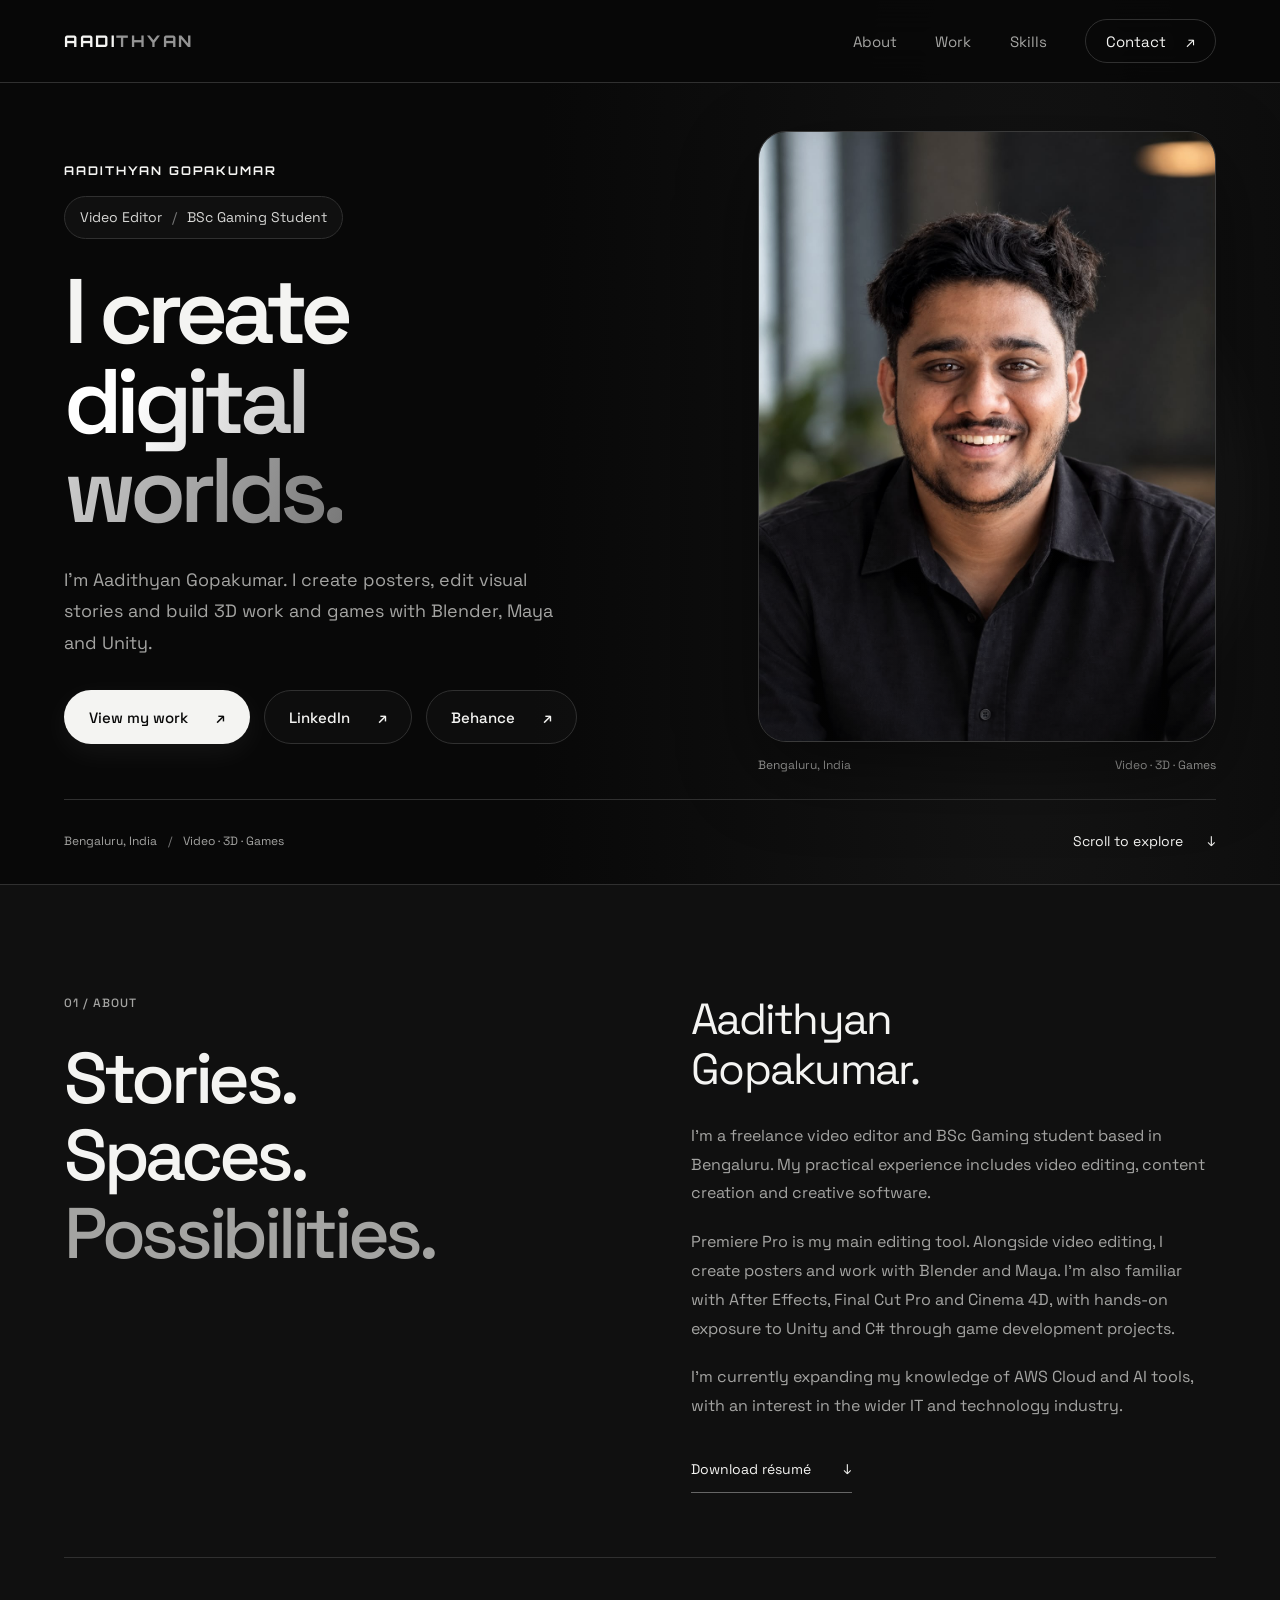
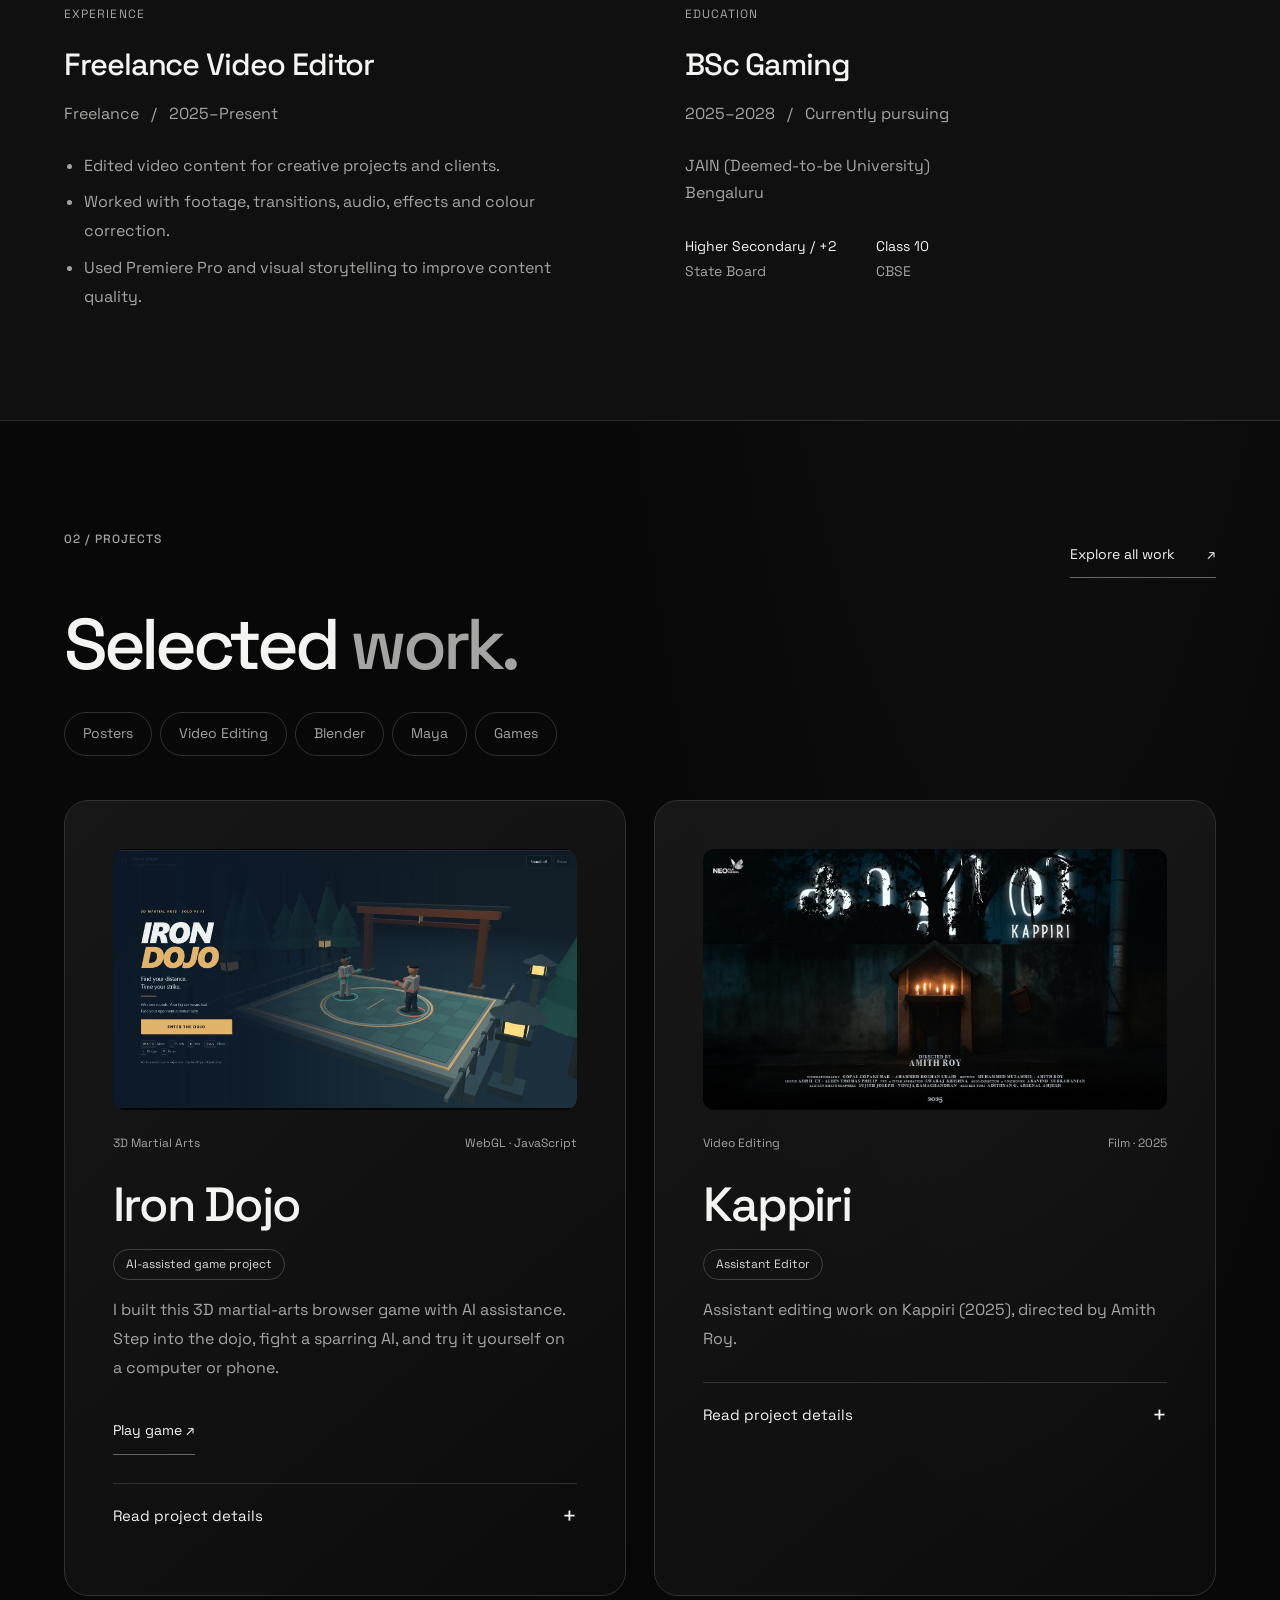
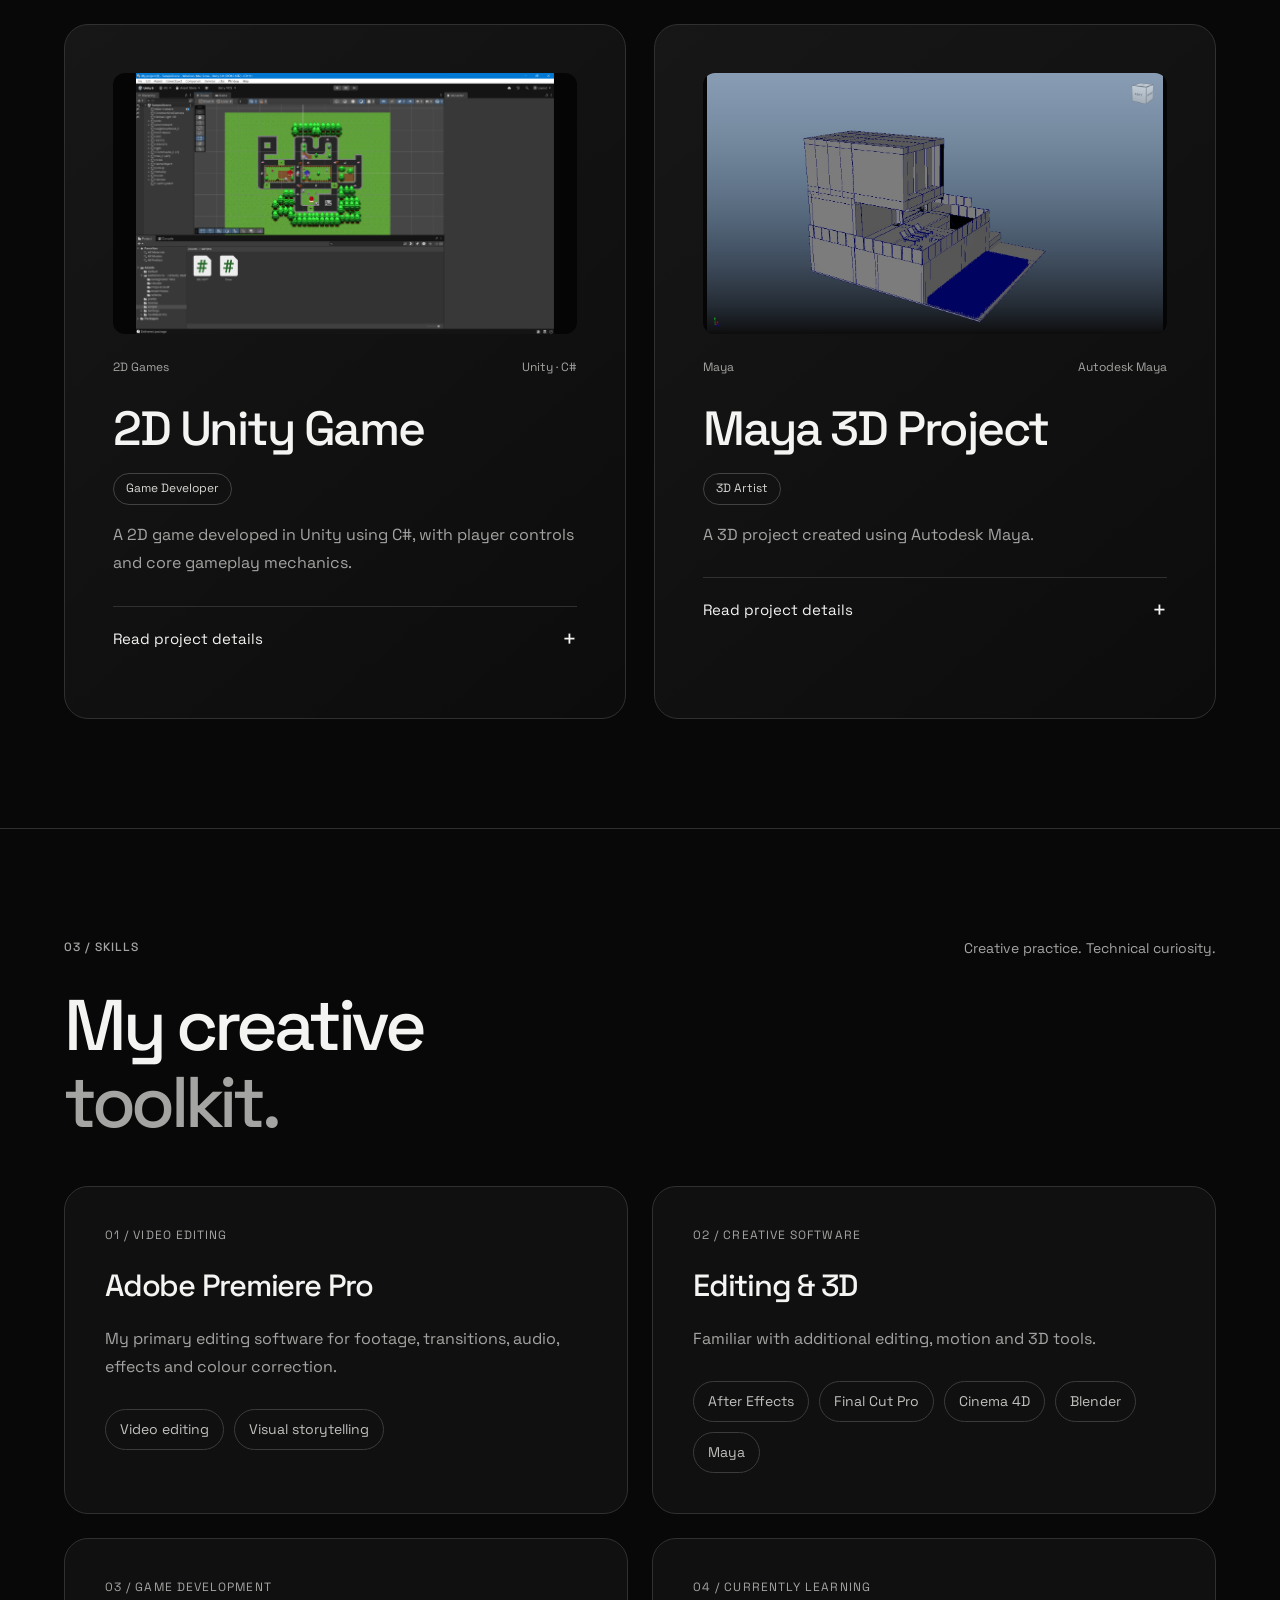
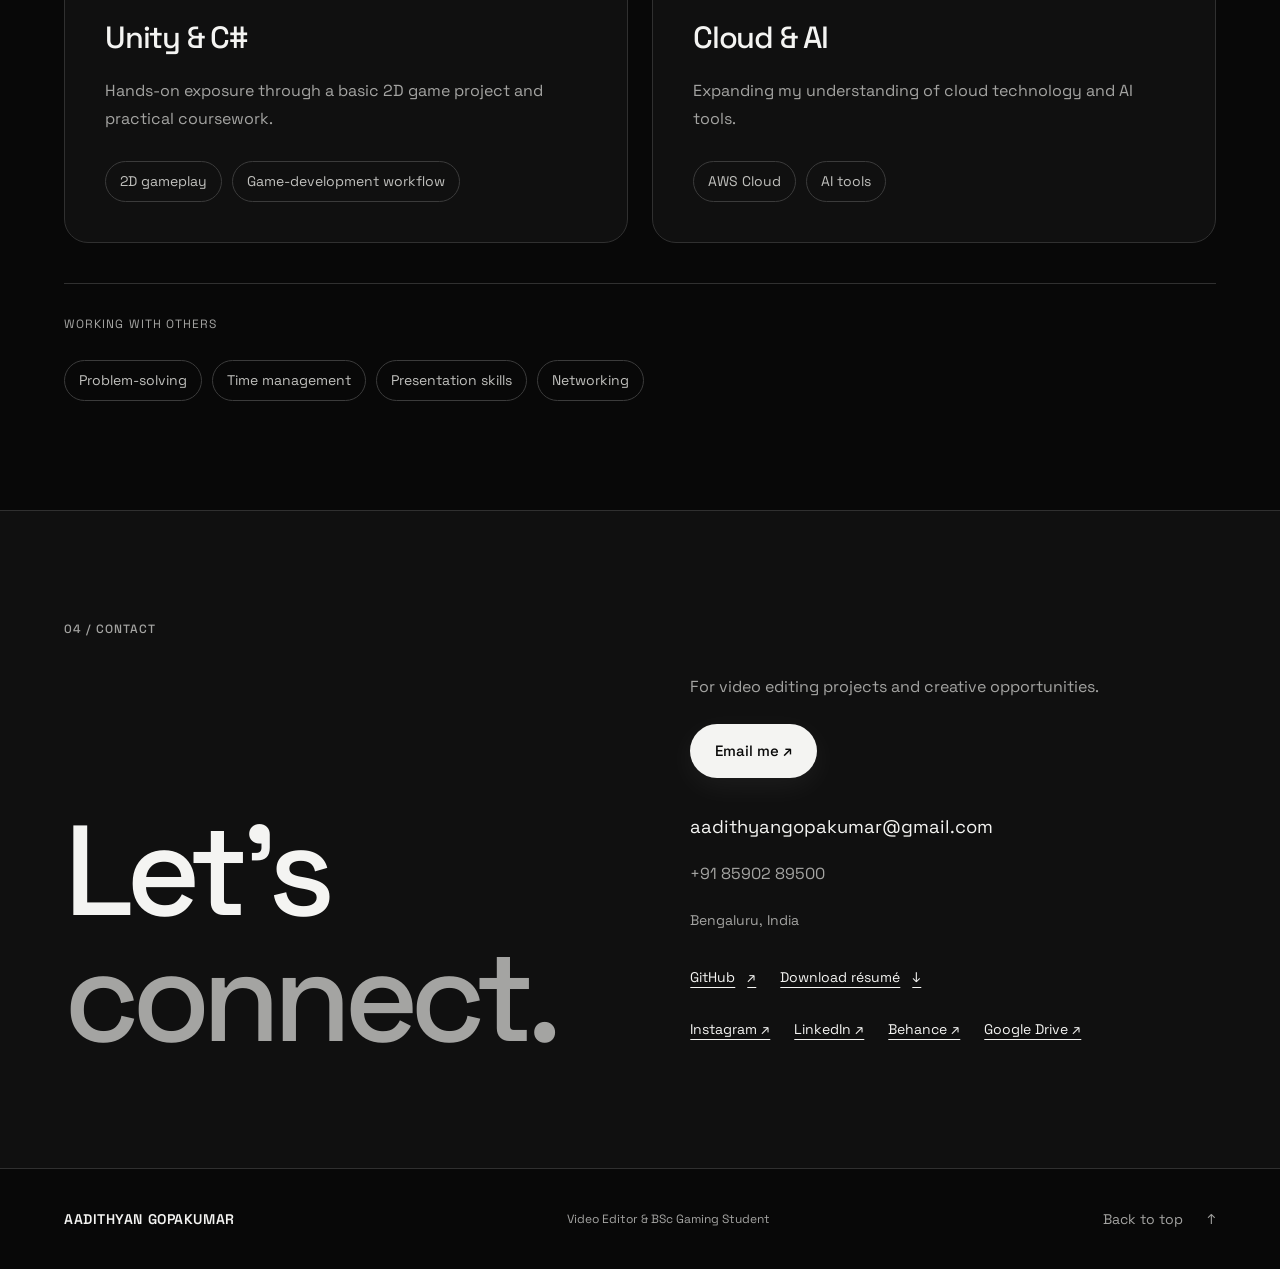
<file: index.html>
<!DOCTYPE html>
<html lang="en">
<head>
  <meta charset="UTF-8">
  <meta name="viewport" content="width=device-width, initial-scale=1">
  <meta name="color-scheme" content="dark">
  <meta name="theme-color" content="#080808">
  <meta name="description" content="Aadithyan Gopakumar — freelance video editor and BSc Gaming student in Bengaluru, working with Premiere Pro and exploring 3D creation and Unity game development.">
  <title>Aadithyan Gopakumar — Video Editor &amp; Gaming Student</title>
  <link rel="preconnect" href="https://fonts.googleapis.com">
  <link rel="preconnect" href="https://fonts.gstatic.com" crossorigin>
  <link href="https://fonts.googleapis.com/css2?family=Orbitron:wght@700;800&amp;family=Space+Grotesk:wght@400;500;600;700&amp;display=swap" rel="stylesheet">
  <link rel="stylesheet" href="styles.css">
  <script src="content.js" defer></script>
  <script src="script.js" defer></script>
</head>
<body>
  <a class="skip-link" href="#main">Skip to content</a>
  <header class="site-header" id="header">
    <nav class="navigation wrap" aria-label="Main navigation">
      <a class="wordmark" href="#top" aria-label="Aadithyan, back to top">AADI<span>THYAN</span></a>
      <button class="menu-toggle" type="button" aria-expanded="false" aria-controls="nav-links" hidden>Menu <span aria-hidden="true">+</span></button>
      <div class="nav-links" id="nav-links">
        <a href="#about">About</a>
        <a href="./works.html">Work</a>
        <a href="#skills">Skills</a>
        <a class="nav-contact" href="#contact">Contact <span aria-hidden="true">↗</span></a>
      </div>
    </nav>
    <div class="reading-progress" aria-hidden="true"></div>
  </header>

  <main id="main">
    <!-- HOME: edit your opening text here. -->
    <section class="hero wrap" id="top" aria-labelledby="hero-title">
      <div class="hero-layout has-portrait" id="hero-layout">
        <div class="hero-copy">
          <p class="hero-name">Aadithyan Gopakumar</p>
          <p class="role-label">Video Editor <span aria-hidden="true">/</span> BSc Gaming Student</p>
          <h1 class="hero-title" id="hero-title">I create <em>digital worlds.</em></h1>
          <p class="intro">I’m Aadithyan Gopakumar. I create posters, edit visual stories and build 3D work and games with Blender, Maya and Unity.</p>
          <div class="hero-actions"><a class="button button-light" href="./works.html">View my work <span aria-hidden="true">↗</span></a><a class="button button-outline" href="https://www.linkedin.com/in/aadithyan-gopakumar-87661338a/" target="_blank" rel="noopener noreferrer">LinkedIn <span aria-hidden="true">↗</span></a><a class="button button-outline" href="https://www.behance.net/aadigopakumar" target="_blank" rel="noopener noreferrer">Behance <span aria-hidden="true">↗</span></a></div>
        </div>
        <div class="hero-portrait" aria-label="Portrait of Aadithyan Gopakumar">
          <div class="portrait-frame">
            <img src="./assets/aadithyan-profile.jpeg" alt="Aadithyan Gopakumar smiling in a black shirt" width="1086" height="1448" fetchpriority="high">
          </div>
          <div class="portrait-caption"><span>Bengaluru, India</span><span>Video · 3D · Games</span></div>
        </div>
      </div>
      <div class="hero-bottom"><p>Bengaluru, India <span aria-hidden="true">/</span> Video · 3D · Games</p><a href="#about">Scroll to explore <span aria-hidden="true">↓</span></a></div>
    </section>

    <!-- ABOUT: your biography, experience and education. -->
    <section class="section section-about" id="about" aria-labelledby="about-title">
      <div class="wrap">
        <div class="about-layout">
          <div class="reveal"><p class="section-index">01 / About</p><h2 class="section-title" id="about-title">Stories.<br>Spaces.<br><span>Possibilities.</span></h2></div>
          <div class="about-copy reveal"><p class="about-lead">Aadithyan<br>Gopakumar.</p><p>I’m a freelance video editor and BSc Gaming student based in Bengaluru. My practical experience includes video editing, content creation and creative software.</p><p>Premiere Pro is my main editing tool. Alongside video editing, I create posters and work with Blender and Maya. I’m also familiar with After Effects, Final Cut Pro and Cinema 4D, with hands-on exposure to Unity and C# through game development projects.</p><p>I’m currently expanding my knowledge of AWS Cloud and AI tools, with an interest in the wider IT and technology industry.</p><a class="text-link" data-resume-link href="./assets/Aadithyan_Gopakumar_Resume.pdf" download="Aadithyan_Gopakumar_Resume.pdf">Download résumé <span aria-hidden="true">↓</span></a></div>
        </div>
        <div class="background-grid">
          <section class="background-block reveal" aria-labelledby="experience-title"><p class="small-label">Experience</p><h3 id="experience-title">Freelance Video Editor</h3><p class="background-meta">Freelance <span aria-hidden="true">/</span> 2025–Present</p><ul class="content-list"><li>Edited video content for creative projects and clients.</li><li>Worked with footage, transitions, audio, effects and colour correction.</li><li>Used Premiere Pro and visual storytelling to improve content quality.</li></ul></section>
          <section class="background-block reveal" aria-labelledby="education-title"><p class="small-label">Education</p><h3 id="education-title">BSc Gaming</h3><p class="background-meta">2025–2028 <span aria-hidden="true">/</span> Currently pursuing</p><p>JAIN (Deemed-to-be University)<br>Bengaluru</p><div class="education-history"><p><strong>Higher Secondary / +2</strong><br>State Board</p><p><strong>Class 10</strong><br>CBSE</p></div></section>
        </div>
      </div>
    </section>

    <!-- PROJECTS: add project entries and optional media in content.js. -->
    <section class="section wrap" id="projects" aria-labelledby="projects-title">
      <div class="section-top reveal"><p class="section-index">02 / Projects</p><a class="text-link section-action" href="./works.html">Explore all work <span aria-hidden="true">↗</span></a></div>
      <h2 class="section-title reveal" id="projects-title">Selected <span>work.</span></h2><div class="collection-shortcuts reveal" aria-label="Work collections"><a href="./works.html?category=posters">Posters</a><a href="./works.html?category=videos">Video Editing</a><a href="./works.html?category=blender">Blender</a><a href="./works.html?category=maya">Maya</a><a href="./works.html?category=games">Games</a></div>
      <div class="project-grid" id="project-grid" data-gallery-mode="featured">
        <article class="project reveal"><a class="project-image-link" href="./assets/work/kappiri-2025.jpg" target="_blank" rel="noopener noreferrer"><img src="./assets/work/kappiri-2025.jpg" alt="Kappiri film poster, with a dark forest and candlelit shrine" width="1280" height="720" loading="lazy"></a><div class="project-meta"><span>Video Editing</span><span>Film · 2025</span></div><h3>Kappiri</h3><p class="project-role">Assistant Editor</p><p class="project-description">Assistant editing work on Kappiri (2025), directed by Amith Roy.</p><details class="project-details"><summary>Read project details <span aria-hidden="true">+</span></summary><div class="project-detail-body"><p class="project-description">Role: Assistant Editor. Director: Amith Roy. Year: 2025.</p></div></details></article>
        <article class="project reveal"><div class="project-meta"><span>Course project</span><span>Unity · C#</span></div><h3>2D Game Prototype</h3><p class="project-description">A basic 2D game developed as part of a structured Unity course, exploring gameplay mechanics and the game-development workflow.</p><details class="project-details"><summary>Read project details <span aria-hidden="true">+</span></summary><div class="project-detail-body"><p class="small-label">What I worked on</p><ul class="content-list"><li>Built a basic 2D game as part of a structured development course.</li><li>Implemented basic gameplay elements and mechanics.</li><li>Gained practical experience with the Unity environment and C#.</li></ul></div></details></article>
      </div>
      <div class="work-empty reveal" id="work-empty" hidden><div><p class="small-label">In progress</p><h3>The next world<br>is taking shape.</h3></div><div class="work-empty-copy"><p>New projects will appear here.</p></div></div>
    </section>

    <!-- SKILLS: levels reflect the supplied résumé. -->
    <section class="section section-skills" id="skills" aria-labelledby="skills-title">
      <div class="wrap">
        <div class="section-top reveal"><p class="section-index">03 / Skills</p><p class="section-aside">Creative practice. Technical curiosity.</p></div>
        <h2 class="section-title reveal" id="skills-title">My creative<br><span>toolkit.</span></h2>
        <div class="skill-grid">
          <article class="skill-card reveal"><p class="small-label">01 / Video editing</p><h3>Adobe Premiere Pro</h3><p>My primary editing software for footage, transitions, audio, effects and colour correction.</p><div class="skill-pills"><span>Video editing</span><span>Visual storytelling</span></div></article>
          <article class="skill-card reveal"><p class="small-label">02 / Creative software</p><h3>Editing &amp; 3D</h3><p>Familiar with additional editing, motion and 3D tools.</p><div class="skill-pills"><span>After Effects</span><span>Final Cut Pro</span><span>Cinema 4D</span><span>Blender</span><span>Maya</span></div></article>
          <article class="skill-card reveal"><p class="small-label">03 / Game development</p><h3>Unity &amp; C#</h3><p>Hands-on exposure through a basic 2D game project and practical coursework.</p><div class="skill-pills"><span>2D gameplay</span><span>Game-development workflow</span></div></article>
          <article class="skill-card reveal"><p class="small-label">04 / Currently learning</p><h3>Cloud &amp; AI</h3><p>Expanding my understanding of cloud technology and AI tools.</p><div class="skill-pills"><span>AWS Cloud</span><span>AI tools</span></div></article>
        </div>
        <div class="working-style reveal"><p class="small-label">Working with others</p><div class="skill-pills"><span>Problem-solving</span><span>Time management</span><span>Presentation skills</span><span>Networking</span></div></div>
      </div>
    </section>

    <!-- CONTACT: editable links are also configured in content.js. -->
    <section class="section section-contact" id="contact" aria-labelledby="contact-title">
      <div class="wrap"><p class="section-index reveal">04 / Contact</p><div class="contact-layout reveal"><h2 id="contact-title">Let’s<br><span>connect.</span></h2><div class="contact-side"><p id="contact-description">For video editing projects and creative opportunities.</p><a class="button button-light" id="contact-link" href="mailto:aadithyangopakumar@gmail.com">Email me <span aria-hidden="true">↗</span></a><a class="contact-email" id="contact-email" href="mailto:aadithyangopakumar@gmail.com">aadithyangopakumar@gmail.com</a><a class="phone-link" data-phone-link href="tel:+918590289500">+91 85902 89500</a><p class="contact-location">Bengaluru, India</p><div class="contact-links"><a id="github-link" href="https://github.com/aadithyangopakumar-droid" target="_blank" rel="noopener noreferrer">GitHub <span aria-hidden="true">↗</span></a><a data-resume-link href="./assets/Aadithyan_Gopakumar_Resume.pdf" download="Aadithyan_Gopakumar_Resume.pdf">Download résumé <span aria-hidden="true">↓</span></a><span id="extra-socials" data-social-links><a href="https://www.instagram.com/row_650_/" target="_blank" rel="noopener noreferrer">Instagram ↗</a><a href="https://www.linkedin.com/in/aadithyan-gopakumar-87661338a/" target="_blank" rel="noopener noreferrer">LinkedIn ↗</a><a href="https://www.behance.net/aadigopakumar" target="_blank" rel="noopener noreferrer">Behance ↗</a><a href="https://drive.google.com/drive/folders/1woQAnirxjFxdm8iiiZuDEkIQVixj_ak1?usp=sharing" target="_blank" rel="noopener noreferrer">Google Drive ↗</a></span></div></div></div></div>
    </section>
  </main>

  <footer class="footer wrap"><a class="footer-name" href="#top">AADITHYAN GOPAKUMAR</a><p>Video Editor &amp; BSc Gaming Student</p><a href="#top">Back to top <span aria-hidden="true">↑</span></a></footer>
</body>
</html>
</file>
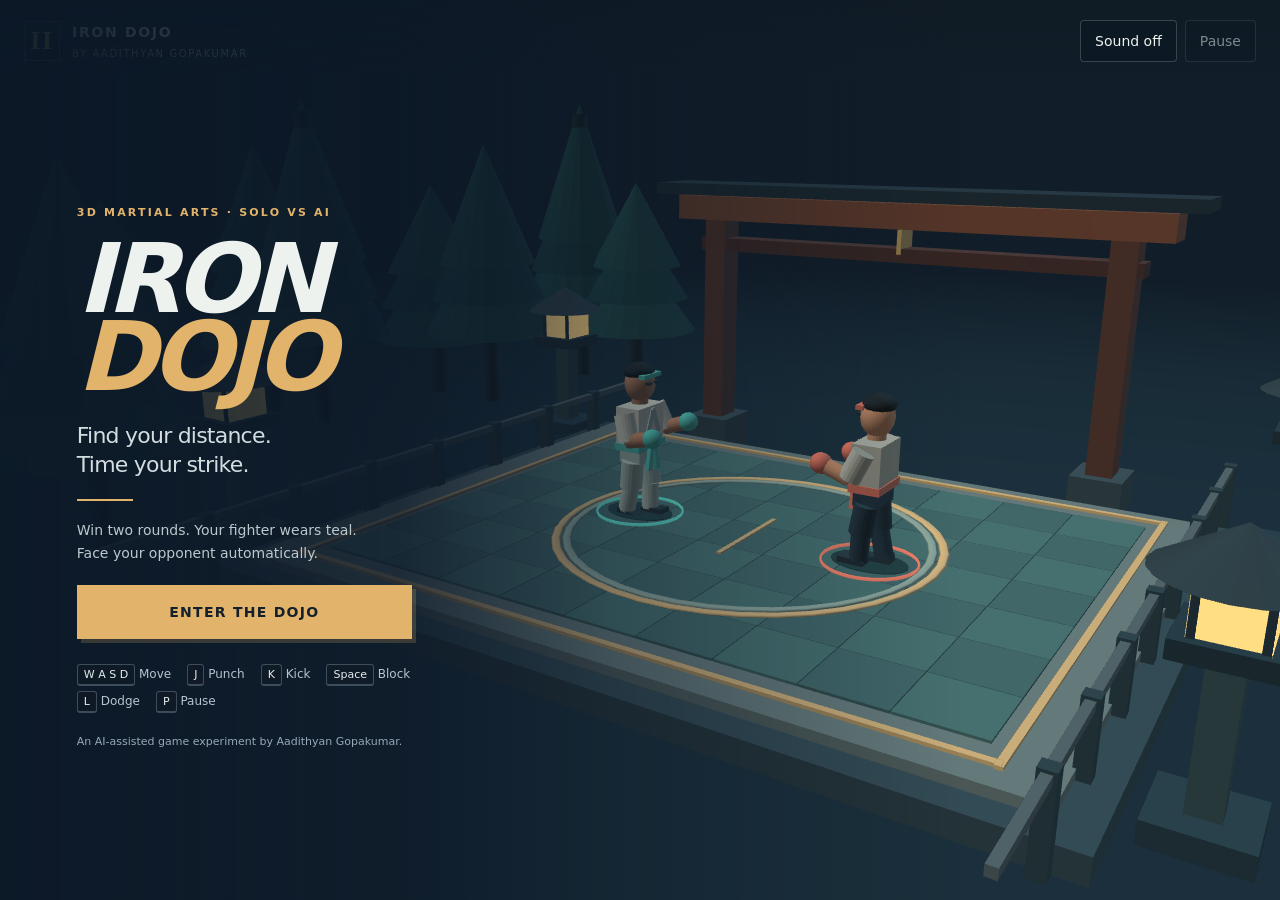
<file: iron-dojo.html>
<!doctype html>
<html lang="en">
<head>
  <meta charset="utf-8">
  <meta name="viewport" content="width=device-width, initial-scale=1, viewport-fit=cover">
  <meta name="theme-color" content="#111b24">
  <meta name="description" content="Play Iron Dojo, an AI-assisted 3D martial-arts browser game by Aadithyan Gopakumar. Fight an AI opponent using keyboard or touch controls.">
  <title>Iron Dojo — Aadithyan Gopakumar</title>
  <link rel="icon" href="data:image/svg+xml,%3Csvg xmlns='http://www.w3.org/2000/svg' viewBox='0 0 40 40'%3E%3Crect width='40' height='40' rx='8' fill='%23111b24'/%3E%3Cpath d='M8 12h24M12 18h16M15 12v20M25 12v20' stroke='%23e2b36a' stroke-width='4'/%3E%3C/svg%3E">
  <style>
:root{color-scheme:dark;--ink:#101c24;--paper:#edf2ef;--gold:#e2b36a;--teal:#6ce0cb;--red:#f08978}*{box-sizing:border-box}body{margin:0;color:var(--paper);background:#101b25;font:16px/1.5 system-ui,-apple-system,"Segoe UI",sans-serif}button,a{-webkit-tap-highlight-color:transparent}button{font:inherit;cursor:pointer;color:inherit}a{color:inherit}button:focus-visible,a:focus-visible,canvas:focus-visible{outline:3px solid var(--gold);outline-offset:4px}button:disabled{opacity:.5;cursor:wait}[hidden]{display:none!important}#game-shell{position:relative;width:100%;height:100svh;min-height:460px;overflow:hidden}#arena{position:absolute;inset:0;display:block;width:100%;height:100%;touch-action:none;outline-offset:-4px}.topline{position:absolute;z-index:4;top:0;left:0;width:100%;display:flex;justify-content:space-between;align-items:center;gap:16px;padding:20px max(24px,env(safe-area-inset-right)) 12px max(24px,env(safe-area-inset-left));background:linear-gradient(#101b25dd,transparent)}.brand{display:flex;align-items:center;gap:12px;text-decoration:none;font-size:14px;font-weight:800;letter-spacing:.12em}.brand-symbol{display:grid;place-items:center;width:36px;height:40px;border:1px solid #e2b36a66;color:var(--gold);font:800 26px Georgia,serif}.brand small{display:block;font-size:10px;letter-spacing:.16em;color:#adbac3;font-weight:500;margin-top:3px}.top-actions{display:flex;gap:8px}.top-actions button{border:1px solid #ffffff30;border-radius:4px;background:#0a17217d;padding:9px 14px;font-size:14px;min-height:42px}.top-actions button:hover{background:#253440}.hud{position:absolute;z-index:3;display:grid;grid-template-columns:minmax(0,1fr) 110px minmax(0,1fr);gap:28px;top:100px;left:50%;transform:translateX(-50%);width:min(940px,90%);pointer-events:none}.fighter-label{display:flex;justify-content:space-between;gap:8px;align-items:center;font-size:14px;letter-spacing:.1em;text-shadow:0 2px 6px #000}.fighter-label span{color:var(--gold);font-size:21px;letter-spacing:.25em}.health{height:15px;margin-top:6px;background:#16212be6;border:1px solid #ffffff40;transform:skewX(-12deg);padding:2px}.health div{height:100%;width:100%;transform-origin:left;background:var(--teal);transition:transform .12s linear}.rival-status .health div{background:var(--red);transform-origin:right}.status-bottom{display:flex;justify-content:space-between;font-size:11px;letter-spacing:.08em;margin-top:8px;color:#c3cdd1;text-shadow:0 1px 3px #000}progress{display:block;width:100%;height:4px;margin-top:5px;border:0;background:#23323c;appearance:none}progress::-webkit-progress-bar{background:#23323c}progress::-webkit-progress-value{background:#e2b36a}progress::-moz-progress-bar{background:#e2b36a}.round-status{text-align:center;line-height:1.15}.round-status>span{font-size:11px;letter-spacing:.12em}.round-status strong{display:block;color:var(--gold);font-size:48px;font-weight:800;font-variant-numeric:tabular-nums}.round-status small{font-size:9px;letter-spacing:.13em;color:#b9c7cb}.screen{position:absolute;inset:0;z-index:5;display:flex;align-items:center;overflow:auto;background:linear-gradient(90deg,#0c1827f0 0%,#0c1827cc 31%,#0c182766 48%,transparent 75%)}.menu-panel{margin:88px 6vw 32px;width:440px;max-width:90%}.eyebrow{font-size:11px;font-weight:700;letter-spacing:.2em;color:var(--gold);margin:0 0 18px}h1{font-size:clamp(64px,7.5vw,110px);font-weight:900;line-height:.82;letter-spacing:-.065em;margin:0;font-style:italic}h1 span{color:var(--gold)}.menu-description{font-size:22px;line-height:1.3;letter-spacing:-.035em;color:#d3dde0;margin:25px 0 20px}.menu-rule{width:56px;height:2px;background:var(--gold);margin-bottom:18px}.goal{color:#bac9cd;font-size:14px;line-height:1.65;margin-bottom:20px}.primary{display:block;width:100%;max-width:335px;min-height:54px;background:var(--gold);color:#14202b;border:0;font-weight:800;text-transform:uppercase;letter-spacing:.09em;font-size:14px;box-shadow:4px 4px 0 #e2b36a33;transition:background .2s,transform .2s}.primary:hover{background:#f4cb8a;transform:translateY(-2px)}.secondary{display:block;width:100%;max-width:335px;min-height:48px;background:transparent;border:1px solid #7d93985c;margin-top:14px;font-size:14px}.secondary:hover{background:#ffffff10}.start-controls{display:flex;flex-wrap:wrap;gap:9px 16px;max-width:360px;margin-top:26px;color:#b5c4cd;font-size:12px}.start-controls span{white-space:nowrap}kbd{font-family:inherit;font-size:11px;padding:3px 6px;line-height:1.2;border:1px solid #aabbcc50;border-bottom-width:2px;background:#101b2599;border-radius:3px;color:#e6ecee;white-space:nowrap}.touch-note{display:none;font-size:12px;line-height:1.6;color:#b5c4cd}.ai-credit{max-width:335px;margin:24px 0 0;font-size:11px;color:#97aab7}.modal-screen{background:#07121dbd;backdrop-filter:blur(9px);justify-content:center;padding:24px}.small-panel{width:min(100%,430px);padding:32px;background:#152530ee;border:1px solid #e2b36a5c;box-shadow:0 20px 80px #0008}.small-panel h2{font-size:38px;line-height:1.1;letter-spacing:-.04em;margin:0 0 22px}.small-panel p{color:#c0d0d5;font-size:16px}.small-panel .eyebrow{font-size:12px;color:var(--gold)}.small-panel .primary,.small-panel .secondary{max-width:none}.back-link{display:block;width:fit-content;margin:24px auto 0;font-size:14px;color:#c6d3d8;text-underline-offset:5px}.share-status{font-size:12px!important;overflow-wrap:anywhere}.announcer{position:absolute;z-index:3;top:38%;left:0;right:0;text-align:center;font-size:clamp(32px,6vw,72px);font-weight:900;letter-spacing:-.03em;color:var(--paper);text-shadow:0 4px 10px #000b;pointer-events:none}.event-label{position:absolute;left:50%;top:26%;transform:translateX(-50%);font-weight:800;letter-spacing:.1em;font-size:13px;color:var(--gold);text-shadow:0 2px 5px #000;pointer-events:none;text-align:center}.touch-controls{position:absolute;z-index:3;inset:auto 0 0;height:205px;pointer-events:none;background:linear-gradient(transparent,#07141a99)}#joystick{position:absolute;width:124px;height:124px;left:max(28px,env(safe-area-inset-left));bottom:max(28px,env(safe-area-inset-bottom));border-radius:50%;pointer-events:auto;touch-action:none;user-select:none;-webkit-user-select:none}.joystick-ring{position:absolute;inset:0;border:1px solid #bed2df70;border-radius:50%;background:#a8cad510}#joystick-knob{position:absolute;left:38px;top:38px;width:48px;height:48px;border-radius:50%;background:#cfdee34d;border:1px solid #c9e3e6b3;pointer-events:none}.joystick-label{position:absolute;top:129px;left:0;width:100%;text-align:center;letter-spacing:.16em;font-size:10px;color:#b9cad0}.action-pad{position:absolute;right:max(22px,env(safe-area-inset-right));bottom:max(18px,env(safe-area-inset-bottom));display:grid;grid-template-columns:repeat(2,72px);gap:12px;pointer-events:auto}.fight-action{width:72px;height:66px;border:1px solid #f5e2c570;background:#142430c9;border-radius:12px;font-weight:800;font-size:11px;letter-spacing:.035em;touch-action:none;user-select:none;-webkit-user-select:none}.fight-action small{display:block;font-size:8px;letter-spacing:.1em;font-weight:500}.fight-action.active{transform:scale(.94);background:#617982}.fight-action.kick{background:#e2b36ade;color:#162631}.fight-action.punch{background:#76d5cacc;color:#142530}.fight-action.block{color:#e4ded2}.fight-action.dodge{color:#d2dee6}#controls-hint{position:absolute;z-index:3;bottom:24px;left:50%;transform:translateX(-50%);display:flex;justify-content:center;flex-wrap:wrap;gap:16px;width:95%;color:#b7c7ce;font-size:12px;text-shadow:0 1px 5px #000}.no-script{position:absolute;z-index:9;inset:0;display:grid;place-items:center;background:var(--ink);padding:32px}@media (pointer:coarse){.start-controls{display:none}.touch-note{display:block}#controls-hint{display:none!important}}@media(max-width:760px){.topline{padding:12px 18px;gap:8px}.brand{font-size:12px;gap:8px}.brand small{font-size:8px}.brand-symbol{width:30px;height:32px;font-size:22px}.top-actions button{font-size:12px;min-height:36px;padding:6px 10px}.hud{top:78px;width:92%;gap:12px;grid-template-columns:1fr 68px 1fr}.fighter-label{font-size:10px;letter-spacing:.04em}.fighter-label span{font-size:14px;letter-spacing:.1em}.round-status strong{font-size:36px}.round-status>span{font-size:9px}.health{height:12px}.status-bottom{font-size:8px}.round-status small{font-size:8px}.screen:not(.modal-screen){background:linear-gradient(90deg,#0c1827eb,#0c182799 65%,#0c182733)}.menu-panel{margin:86px 7vw 24px;width:360px}h1{font-size:80px}.menu-description{font-size:20px;margin:20px 0}.menu-rule{margin-bottom:12px}.goal{font-size:13px}.eyebrow{font-size:10px}.ai-credit{font-size:10px;margin-top:18px}.event-label{top:24%}.announcer{top:38%}}@media(max-height:590px) and (min-width:600px){#game-shell{min-height:320px}.topline{padding-top:9px}.brand small{display:none}.hud{top:62px;width:75%;max-width:800px}.health{height:10px}.round-status strong{font-size:32px}.status-bottom{font-size:9px}.menu-panel{margin:72px 5vw 15px;width:370px}.eyebrow{margin-bottom:10px;font-size:10px}h1{font-size:58px}.menu-description{font-size:17px;margin:16px 0 10px}.menu-rule{display:none}.goal{margin:10px 0;font-size:12px}.primary{min-height:44px;font-size:12px}.start-controls{margin-top:16px;font-size:10px}.touch-note{margin:12px 0 0;font-size:10px}.ai-credit{margin-top:10px;font-size:9px}.small-panel{padding:22px}.small-panel h2{font-size:30px;margin-bottom:12px}.small-panel p{font-size:14px}.small-panel .secondary{min-height:38px}.back-link{margin-top:12px}.action-pad{grid-template-columns:repeat(2,60px);gap:8px;bottom:12px}.fight-action{width:60px;height:50px;font-size:9px}#joystick{width:110px;height:110px;bottom:22px}#joystick-knob{left:31px;top:31px}.joystick-label{top:114px}#controls-hint{bottom:12px;font-size:10px;gap:10px}.event-label{top:32%}}@media(prefers-reduced-motion:reduce){*,*::before,*::after{transition:none!important}.primary:hover{transform:none}}

</style>
</head>
<body>
  <div id="game-shell">
    <canvas id="arena" aria-label="3D martial arts arena. You are the fighter with the teal belt." tabindex="0"></canvas>
    <header class="topline"><a class="brand" href="https://aadithyangopakumar-droid.github.io/aadithyan-3d-portfolio/" aria-label="Return to Aadithyan's portfolio"><span class="brand-symbol" aria-hidden="true">II</span><span>IRON DOJO<small>BY AADITHYAN GOPAKUMAR</small></span></a><div class="top-actions"><button id="sound" aria-pressed="false" title="Toggle sound">Sound off</button><button id="pause" disabled>Pause</button></div></header>
    <div class="hud" id="hud" hidden>
      <section class="fighter-status player-status" aria-label="Your status"><div class="fighter-label"><strong>YOU</strong><span id="player-wins" aria-label="Rounds won">○ ○</span></div><div class="health"><div id="player-health"></div></div><div class="status-bottom"><span id="player-hp">100 HP</span><span>ENERGY</span></div><progress id="player-energy" value="100" max="100" aria-label="Your energy"></progress></section>
      <div class="round-status"><span id="round-label">ROUND 1</span><strong id="timer" aria-label="Seconds remaining">60</strong><small>FIRST TO 2</small></div>
      <section class="fighter-status rival-status" aria-label="Opponent status"><div class="fighter-label"><strong>SPARRING AI</strong><span id="ai-wins" aria-label="Opponent rounds won">○ ○</span></div><div class="health"><div id="ai-health"></div></div><div class="status-bottom"><span id="ai-intent">Ready</span><span id="ai-hp">100 HP</span></div><progress id="ai-energy" value="100" max="100" aria-label="Opponent energy"></progress></section>
    </div>
    <div class="announcer" id="announcer" aria-live="polite"></div>
    <div class="event-label" id="event-label" aria-live="off"></div>
    <div class="start-screen screen" id="start-screen">
      <section class="menu-panel" aria-labelledby="game-title"><p class="eyebrow">3D MARTIAL ARTS · SOLO VS AI</p><h1 id="game-title">IRON<br><span>DOJO</span></h1><p class="menu-description">Find your distance.<br>Time your strike.</p><div class="menu-rule"></div><p class="goal">Win two rounds. Your fighter wears teal.<br>Face your opponent automatically.</p><button class="primary" id="start" disabled>Preparing arena…</button><div class="start-controls"><span><kbd>W A S D</kbd> Move</span><span><kbd>J</kbd> Punch</span><span><kbd>K</kbd> Kick</span><span><kbd>Space</kbd> Block</span><span><kbd>L</kbd> Dodge</span><span><kbd>P</kbd> Pause</span></div><p class="touch-note">On a phone? Use the joystick and action buttons.<br>Landscape gives you a wider view.</p><p class="ai-credit">An AI-assisted game experiment by Aadithyan Gopakumar.</p></section>
    </div>
    <div class="screen modal-screen" id="pause-screen" hidden><section class="small-panel" role="dialog" aria-modal="true" aria-labelledby="pause-title"><p class="eyebrow">TAKE A BREATH</p><h2 id="pause-title">Paused.</h2><p>Watch the opponent’s stance. Block the strike, then counter.</p><button class="primary" id="resume">Resume fight</button><button class="secondary" id="restart">Restart match</button></section></div>
    <div class="screen modal-screen" id="result-screen" hidden><section class="small-panel" role="dialog" aria-modal="true" aria-labelledby="result-title"><p class="eyebrow" id="result-eyebrow">MATCH COMPLETE</p><h2 id="result-title">Well fought.</h2><p id="result-copy"></p><button class="primary" id="rematch">Fight again</button><button class="secondary" id="share">Copy game link</button><p class="share-status" id="share-status" role="status"></p><a class="back-link" href="https://aadithyangopakumar-droid.github.io/aadithyan-3d-portfolio/">Back to portfolio</a></section></div>
    <div class="screen modal-screen" id="error-screen" hidden><section class="small-panel" role="alert"><h2>Let’s get you playing.</h2><p id="error-copy">Your browser could not start 3D graphics. Try an up-to-date Chrome, Edge, Firefox or Safari with hardware acceleration enabled.</p><button class="primary" onclick="location.reload()">Try again</button><a class="back-link" href="https://aadithyangopakumar-droid.github.io/aadithyan-3d-portfolio/">Back to portfolio</a></section></div>
    <div class="touch-controls" id="touch-controls" hidden><div id="joystick" aria-label="Drag to move" role="group"><span class="joystick-ring"></span><span id="joystick-knob"></span><span class="joystick-label">MOVE</span></div><div class="action-pad"><button class="fight-action block" data-action="block">BLOCK<small>HOLD</small></button><button class="fight-action dodge" data-action="dash">DODGE</button><button class="fight-action punch" data-action="punch">PUNCH</button><button class="fight-action kick" data-action="kick">KICK</button></div></div>
    <footer id="controls-hint" hidden><span><kbd>W A S D</kbd> / arrows &nbsp; Move</span><span><kbd>J</kbd> Punch</span><span><kbd>K</kbd> Kick</span><span><kbd>Space</kbd> Block</span><span><kbd>L</kbd> Dodge</span><span><kbd>P</kbd> Pause</span></footer>
    <noscript><div class="no-script">Enable JavaScript to play Iron Dojo.</div></noscript>
  </div>
<script>
/* Iron Dojo combat simulation. No rendering or browser dependencies. */
(function(root, factory) {
  if (typeof module === 'object' && module.exports) module.exports = factory();
  else root.IronDojoCore = factory();
})(typeof window === 'undefined' ? this : window, function() {
  'use strict';
  const clamp = (x, a, b) => Math.min(b, Math.max(a, x));
  const ATTACKS = {
    punch: { cost: 10, damage: 9, reach: 1.72, startup: .17, active: .13, duration: .46 },
    kick: { cost: 23, damage: 16, reach: 2.22, startup: .31, active: .14, duration: .80 }
  };
  const angleTo = (a, b) => Math.atan2(b.x - a.x, b.z - a.z);
  const distance = (a, b) => Math.hypot(a.x - b.x, a.z - b.z);
  function fighter(id, x) {
    return { id, x, z: 0, yaw: id === 'player' ? Math.PI / 2 : -Math.PI / 2,
      hp: 100, energy: 100, wins: 0, attack: null, stun: 0, flash: 0, block: false,
      dash: 0, dashCooldown: 0, dx: 0, dz: 0, moving: 0, walk: 0, hand: 0,
      decision: .65, think: { x: 0, z: 0, block: false }, intent: 'Ready' };
  }
  class Match {
    constructor(seed = Date.now()) { this.seed = seed >>> 0 || 42; this.reset(); }
    random() { let v = this.seed; v ^= v << 13; v ^= v >>> 17; v ^= v << 5; this.seed = v >>> 0; return this.seed / 4294967296; }
    reset() {
      this.player = fighter('player', -1.8); this.ai = fighter('ai', 1.8);
      this.phase = 'menu'; this.paused = false; this.phaseTime = 0; this.time = 60;
      this.round = 1; this.events = []; this.winner = null; this.roundWinner = null; this.roundReason = '';
    }
    start() { this.reset(); this.phase = 'countdown'; this.phaseTime = 3; }
    pause() { if (['fight', 'countdown', 'roundEnd'].includes(this.phase)) this.paused = true; }
    resume() { this.paused = false; }
    newRound() {
      const pw = this.player.wins, aw = this.ai.wins;
      this.player = fighter('player', -1.8); this.ai = fighter('ai', 1.8);
      this.player.wins = pw; this.ai.wins = aw; this.round++;
      this.phase = 'countdown'; this.phaseTime = 3; this.time = 60; this.roundWinner = null;
    }
    attack(f, type) {
      const a = ATTACKS[type];
      if (!a || this.phase !== 'fight' || this.paused || f.hp <= 0 || f.attack || f.stun > 0 || f.block || f.dash > 0 || f.energy < a.cost) return false;
      f.energy -= a.cost; f.hand = 1 - f.hand;
      f.attack = { type, t: 0, hit: false, yaw: f.yaw, hand: f.hand };
      this.events.push({ type: 'swing', who: f.id, attack: type });
      return true;
    }
    dodge(f, x, z, other) {
      if (f.attack || f.stun > 0 || f.dash > 0 || f.dashCooldown > 0 || f.energy < 28 || this.phase !== 'fight' || this.paused) return false;
      let n = Math.hypot(x, z);
      if (n < .1) { x = f.x - other.x; z = f.z - other.z; n = Math.hypot(x, z) || 1; }
      f.dx = x / n; f.dz = z / n; f.dash = .25; f.dashCooldown = .8; f.energy -= 28; f.block = false;
      this.events.push({ type: 'dodge', who: f.id }); return true;
    }
    aiInput(dt) {
      const f = this.ai, p = this.player, dist = distance(f, p);
      f.decision -= dt;
      if (f.decision <= 0) {
        const dx = (p.x - f.x) / (dist || 1), dz = (p.z - f.z) / (dist || 1);
        const retreat = f.energy < 24 || (p.attack && this.random() < .22);
        const advance = dist > 1.55;
        const speed = retreat ? -.65 : advance ? .85 : this.random() < .25 ? -.25 : 0;
        const side = this.random() < .5 ? -.28 : .28;
        f.think = { x: dx * speed - dz * side, z: dz * speed + dx * side,
          block: !!p.attack && dist < 2.5 && this.random() < .67 && f.energy > 15 };
        if (!f.think.block && !retreat && dist < 2.12 && this.random() < .78) f.think.action = dist > 1.67 || this.random() < .4 ? 'kick' : 'punch';
        f.decision = .27 + this.random() * .40;
      }
      const input = { ...f.think };
      delete f.think.action;
      return input;
    }
    updateFighter(f, other, dt, input) {
      f.stun = Math.max(0, f.stun - dt); f.flash = Math.max(0, f.flash - dt);
      f.dashCooldown = Math.max(0, f.dashCooldown - dt);
      f.block = !!input.block && f.stun <= 0 && !f.attack && f.dash <= 0 && f.energy > 2;
      if (!f.attack && f.stun <= 0) f.yaw = angleTo(f, other);
      f.energy = clamp(f.energy + dt * (f.block ? -6 : f.attack ? 4 : 20), 0, 100);
      if (input.action === 'dash') this.dodge(f, input.x || 0, input.z || 0, other);
      else if (input.action) this.attack(f, input.action);
      let x = Number.isFinite(input.x) ? input.x : 0, z = Number.isFinite(input.z) ? input.z : 0;
      const magnitude = Math.hypot(x, z); if (magnitude > 1) { x /= magnitude; z /= magnitude; }
      let speed = f.block ? 1.1 : f.attack ? .5 : 2.65;
      if (f.stun > 0) speed = 0;
      if (f.dash > 0) { x = f.dx; z = f.dz; speed = 8.0; f.dash = Math.max(0, f.dash - dt); }
      f.moving = Math.hypot(x, z) * speed;
      f.walk += f.moving * dt * 4.5;
      f.x = clamp(f.x + x * speed * dt, -4.1, 4.1); f.z = clamp(f.z + z * speed * dt, -3.1, 3.1);
      f.intent = f.stun > 0 ? 'Recovering' : f.attack ? f.attack.type === 'kick' ? 'Kick' : 'Punch' : f.block ? 'Blocking' : f.energy < 24 ? 'Recovering energy' : 'Watching';
      if (f.attack) {
        f.attack.t += dt;
        const spec = ATTACKS[f.attack.type];
        if (f.attack.t >= spec.duration) f.attack = null;
      }
    }
    resolveAttack(f, other) {
      const move = f.attack; if (!move || move.hit || f.stun > 0) return;
      const spec = ATTACKS[move.type];
      if (move.t < spec.startup || move.t > spec.startup + spec.active) return;
      const dist = distance(f, other);
      const dot = Math.cos(angleTo(f, other) - move.yaw);
      if (dist > spec.reach || dot < .45) return;
      move.hit = true;
      if (other.dash > .06) { this.events.push({ type: 'evade', who: other.id }); return; }
      const defending = other.block && Math.cos(angleTo(other, f) - other.yaw) > .3;
      let damage = spec.damage, guardBreak = false;
      if (defending) {
        const cost = move.type === 'kick' ? 30 : 19;
        guardBreak = other.energy < cost;
        other.energy = Math.max(0, other.energy - cost);
        damage = guardBreak ? Math.ceil(spec.damage * .7) : 1;
        if (guardBreak) { other.block = false; other.stun = .65; }
      } else { other.stun = .20; other.attack = null; }
      other.hp = Math.max(0, other.hp - damage); other.flash = .16;
      const push = defending && !guardBreak ? .12 : move.type === 'kick' ? .42 : .18;
      const dx = (other.x - f.x) / (dist || 1), dz = (other.z - f.z) / (dist || 1);
      other.x = clamp(other.x + dx * push, -4.1, 4.1); other.z = clamp(other.z + dz * push, -3.1, 3.1);
      this.events.push({ type: 'hit', who: f.id, target: other.id, blocked: defending && !guardBreak, guardBreak, damage,
        x: (f.x + other.x) / 2, y: move.type === 'kick' ? 1.12 : 1.48, z: (f.z + other.z) / 2 });
    }
    finishRound() {
      const p = this.player, a = this.ai;
      this.roundWinner = p.hp === a.hp ? 'draw' : p.hp > a.hp ? 'player' : 'ai';
      this.roundReason = p.hp === 0 || a.hp === 0 ? 'knockout' : 'time';
      if (this.roundWinner !== 'draw') this[this.roundWinner].wins++;
      this.winner = p.wins >= 2 ? 'player' : a.wins >= 2 ? 'ai' : null;
      this.phase = 'roundEnd'; this.phaseTime = 2.7;
      p.attack = null; a.attack = null; p.block = false; a.block = false;
      this.events.push({ type: 'round', winner: this.roundWinner });
    }
    step(dt, input = {}) {
      if (!Number.isFinite(dt) || dt <= 0 || this.paused) return;
      dt = Math.min(dt, .05);
      if (this.phase === 'countdown' || this.phase === 'roundEnd') {
        this.phaseTime -= dt;
        if (this.phaseTime <= 0) {
          if (this.phase === 'countdown') { this.phase = 'fight'; this.events.push({ type: 'fight' }); }
          else if (this.winner) { this.phase = 'matchEnd'; this.events.push({ type: 'match', winner: this.winner }); }
          else this.newRound();
        }
        return;
      }
      if (this.phase !== 'fight') return;
      this.time = Math.max(0, this.time - dt);
      const ai = this.aiInput(dt);
      this.updateFighter(this.player, this.ai, dt, input);
      this.updateFighter(this.ai, this.player, dt, ai);
      const d = distance(this.player, this.ai);
      if (d < .88) {
        const nx = d > .001 ? (this.ai.x - this.player.x) / d : 1;
        const nz = d > .001 ? (this.ai.z - this.player.z) / d : 0;
        const push = (.88 - d) / 2;
        this.player.x = clamp(this.player.x - nx * push, -4.1, 4.1); this.ai.x = clamp(this.ai.x + nx * push, -4.1, 4.1);
        this.player.z = clamp(this.player.z - nz * push, -3.1, 3.1); this.ai.z = clamp(this.ai.z + nz * push, -3.1, 3.1);
      }
      this.resolveAttack(this.player, this.ai); this.resolveAttack(this.ai, this.player);
      if (!this.player.hp || !this.ai.hp || !this.time) this.finishRound();
    }
    drainEvents() { const events = this.events; this.events = []; return events; }
    summary() {
      return { phase: this.phase, paused: this.paused, round: this.round, seconds: Math.ceil(this.time),
        player: { health: this.player.hp, energy: Math.round(this.player.energy), roundsWon: this.player.wins },
        opponent: { health: this.ai.hp, energy: Math.round(this.ai.energy), roundsWon: this.ai.wins }, winner: this.winner };
    }
  }
  return { Match, ATTACKS, clamp, distance };
});

</script>
<script>
/* Small, self-contained WebGL renderer. All models are procedural 3D geometry. */
(function(root) {
  'use strict';
  const identity = () => new Float32Array([1,0,0,0,0,1,0,0,0,0,1,0,0,0,0,1]);
  function mul(a,b) { const r=new Float32Array(16); for(let c=0;c<4;c++)for(let i=0;i<4;i++)for(let k=0;k<4;k++)r[c*4+i]+=a[k*4+i]*b[c*4+k]; return r; }
  function transform(p,r,s) {
    const [x,y,z]=r,cx=Math.cos(x),sx=Math.sin(x),cy=Math.cos(y),sy=Math.sin(y),cz=Math.cos(z),sz=Math.sin(z);
    const ry=new Float32Array([cy,0,-sy,0,0,1,0,0,sy,0,cy,0,0,0,0,1]);
    const rx=new Float32Array([1,0,0,0,0,cx,sx,0,0,-sx,cx,0,0,0,0,1]);
    const rz=new Float32Array([cz,sz,0,0,-sz,cz,0,0,0,0,1,0,0,0,0,1]);
    const m=mul(mul(ry,rx),rz);for(let i=0;i<3;i++){m[i]*=s[0];m[4+i]*=s[1];m[8+i]*=s[2];}m[12]=p[0];m[13]=p[1];m[14]=p[2];return m;
  }
  function normalMatrix(m) {
    const a=m[0],b=m[4],c=m[8],d=m[1],e=m[5],f=m[9],g=m[2],h=m[6],i=m[10];
    const A=e*i-f*h,B=f*g-d*i,C=d*h-e*g,D=c*h-b*i,E=a*i-c*g,F=b*g-a*h,G=b*f-c*e,H=c*d-a*f,I=a*e-b*d;
    const det=a*A+b*B+c*C || 1;
    return new Float32Array([A,D,G,B,E,H,C,F,I].map(v=>v/det));
  }
  const norm = v=>{const n=Math.hypot(...v)||1;return v.map(x=>x/n);};
  const cross=(a,b)=>[a[1]*b[2]-a[2]*b[1],a[2]*b[0]-a[0]*b[2],a[0]*b[1]-a[1]*b[0]];
  const dot=(a,b)=>a.reduce((s,x,i)=>s+x*b[i],0);
  function lookAt(eye,target){const z=norm(eye.map((v,i)=>v-target[i])),x=norm(cross([0,1,0],z)),y=cross(z,x);return new Float32Array([x[0],y[0],z[0],0,x[1],y[1],z[1],0,x[2],y[2],z[2],0,-dot(x,eye),-dot(y,eye),-dot(z,eye),1]);}
  function perspective(aspect,fov=.76){const t=1/Math.tan(fov/2),n=.1,f=140;return new Float32Array([t/aspect,0,0,0,0,t,0,0,0,0,(f+n)/(n-f),-1,0,0,2*f*n/(n-f),0]);}
  function colour(hex){return [parseInt(hex.slice(1,3),16)/255,parseInt(hex.slice(3,5),16)/255,parseInt(hex.slice(5,7),16)/255];}
  class Node {
    constructor(shape=null,col='#ffffff',scale=[1,1,1],pos=[0,0,0]){this.shape=shape;this.col=colour(col);this.scale=scale;this.pos=pos;this.rot=[0,0,0];this.children=[];this.visible=true;this.glow=0;}
    add(n){this.children.push(n);return n;}
  }
  const vertex=`attribute vec3 aPosition;attribute vec3 aNormal;uniform mat4 uModel;uniform mat4 uVP;uniform mat3 uNormal;varying vec3 vNormal;varying vec3 vWorld;void main(){vec4 p=uModel*vec4(aPosition,1.0);vWorld=p.xyz;vNormal=normalize(uNormal*aNormal);gl_Position=uVP*p;}`;
  const fragment=`precision mediump float;varying vec3 vNormal;varying vec3 vWorld;uniform vec3 uColour;uniform vec3 uEye;uniform float uGlow;void main(){vec3 n=normalize(vNormal);float sun=max(0.0,dot(n,normalize(vec3(-3.0,7.0,4.0))));float rim=max(0.0,dot(n,normalize(vec3(3.0,2.0,-4.0))));vec3 lit=uColour*(0.44+0.57*sun)+vec3(0.055,0.10,0.13)*rim;lit=mix(lit,uColour*1.15,uGlow);float fog=smoothstep(17.0,56.0,distance(vWorld,uEye));gl_FragColor=vec4(mix(lit,vec3(0.065,0.112,0.155),fog),1.0);}`;
  function boxGeometry(){const p=[],n=[];const faces=[[[1,0,0],[[.5,-.5,-.5],[.5,.5,-.5],[.5,.5,.5],[.5,-.5,.5]]],[[-1,0,0],[[-.5,-.5,.5],[-.5,.5,.5],[-.5,.5,-.5],[-.5,-.5,-.5]]],[[0,1,0],[[-.5,.5,-.5],[-.5,.5,.5],[.5,.5,.5],[.5,.5,-.5]]],[[0,-1,0],[[-.5,-.5,.5],[-.5,-.5,-.5],[.5,-.5,-.5],[.5,-.5,.5]]],[[0,0,1],[[.5,-.5,.5],[.5,.5,.5],[-.5,.5,.5],[-.5,-.5,.5]]],[[0,0,-1],[[-.5,-.5,-.5],[-.5,.5,-.5],[.5,.5,-.5],[.5,-.5,-.5]]]];for(const [normal,verts] of faces)for(const i of [0,1,2,0,2,3]){p.push(...verts[i]);n.push(...normal);}return{p,n};}
  function sphereGeometry(){const p=[],n=[];const v=(a,b)=>[Math.sin(a)*Math.cos(b),Math.cos(a),Math.sin(a)*Math.sin(b)];for(let j=0;j<8;j++)for(let k=0;k<12;k++){const a=j*Math.PI/8,b=(j+1)*Math.PI/8,c=k*Math.PI/6,d=(k+1)*Math.PI/6;const q=[v(a,c),v(b,c),v(b,d),v(a,d)];for(const i of [0,1,2,0,2,3]){p.push(...q[i]);n.push(...q[i]);}}return{p,n};}
  function cylinderGeometry(top=1){const p=[],n=[];for(let i=0;i<20;i++){const a=i*Math.PI/10,b=(i+1)*Math.PI/10,c=(a+b)/2;const q=[[Math.cos(a),-.5,Math.sin(a)],[Math.cos(a)*top,.5,Math.sin(a)*top],[Math.cos(b)*top,.5,Math.sin(b)*top],[Math.cos(b),-.5,Math.sin(b)]];for(const t of [0,1,2,0,2,3]){p.push(...q[t]);n.push(...norm([Math.cos(c),1-top,Math.sin(c)]));}for(const [y,ids]of[[.5,[1,2]],[-.5,[3,0]]]){p.push(0,y,0,...q[ids[0]],...q[ids[1]]);for(let k=0;k<3;k++)n.push(0,Math.sign(y),0);}}return{p,n};}
  function ringGeometry(){const p=[],n=[];for(let j=0;j<40;j++)for(let k=0;k<6;k++){const q=[];for(const[a,b]of[[j,k],[j+1,k],[j+1,k+1],[j,k+1]]){const t=a*Math.PI/20,s=b*Math.PI/3;const no=[Math.cos(t)*Math.cos(s),Math.sin(s),Math.sin(t)*Math.cos(s)];q.push({p:[Math.cos(t)*(1+.025*Math.cos(s)),.025*Math.sin(s),Math.sin(t)*(1+.025*Math.cos(s))],n:no});}for(const i of[0,1,2,0,2,3]){p.push(...q[i].p);n.push(...q[i].n);}}return{p,n};}
  class Renderer {
    constructor(canvas){
      this.canvas=canvas;const gl=this.gl=canvas.getContext('webgl',{alpha:false,antialias:true,powerPreference:'high-performance'});if(!gl)throw Error('WebGL is unavailable');
      const shader=(type,src)=>{const s=gl.createShader(type);gl.shaderSource(s,src);gl.compileShader(s);if(!gl.getShaderParameter(s,gl.COMPILE_STATUS))throw Error(gl.getShaderInfoLog(s));return s;};
      const pr=this.program=gl.createProgram();gl.attachShader(pr,shader(gl.VERTEX_SHADER,vertex));gl.attachShader(pr,shader(gl.FRAGMENT_SHADER,fragment));gl.linkProgram(pr);if(!gl.getProgramParameter(pr,gl.LINK_STATUS))throw Error(gl.getProgramInfoLog(pr));gl.useProgram(pr);
      this.loc={};for(const v of['uModel','uVP','uNormal','uColour','uEye','uGlow'])this.loc[v]=gl.getUniformLocation(pr,v);this.ap=gl.getAttribLocation(pr,'aPosition');this.an=gl.getAttribLocation(pr,'aNormal');gl.enableVertexAttribArray(this.ap);gl.enableVertexAttribArray(this.an);
      this.meshes={};for(const[name,data]of Object.entries({box:boxGeometry(),sphere:sphereGeometry(),cylinder:cylinderGeometry(),cone:cylinderGeometry(0),ring:ringGeometry()})){const buf=a=>{const b=gl.createBuffer();gl.bindBuffer(gl.ARRAY_BUFFER,b);gl.bufferData(gl.ARRAY_BUFFER,new Float32Array(a),gl.STATIC_DRAW);return b;};this.meshes[name]={p:buf(data.p),n:buf(data.n),count:data.p.length/3};}
      gl.enable(gl.DEPTH_TEST);gl.clearColor(.065,.112,.155,1);this.eye=[0,6.2,12.5];this.target=[0,1,0];this.width=1;this.height=1;
    }
    resize(){const dpr=Math.min(window.devicePixelRatio||1,1.5),w=this.canvas.clientWidth,h=this.canvas.clientHeight;this.width=w;this.height=h;if(this.canvas.width!==Math.round(w*dpr)||this.canvas.height!==Math.round(h*dpr)){this.canvas.width=Math.round(w*dpr);this.canvas.height=Math.round(h*dpr);this.gl.viewport(0,0,this.canvas.width,this.canvas.height);}}
    render(root){const g=this.gl;this.resize();g.clear(g.COLOR_BUFFER_BIT|g.DEPTH_BUFFER_BIT);g.useProgram(this.program);g.uniformMatrix4fv(this.loc.uVP,false,mul(perspective(this.width/this.height),lookAt(this.eye,this.target)));g.uniform3fv(this.loc.uEye,this.eye);
      const draw=(node,parent)=>{if(!node.visible)return;const world=mul(parent,transform(node.pos,node.rot,node.scale));if(node.shape){const m=this.meshes[node.shape];g.bindBuffer(g.ARRAY_BUFFER,m.p);g.vertexAttribPointer(this.ap,3,g.FLOAT,false,0,0);g.bindBuffer(g.ARRAY_BUFFER,m.n);g.vertexAttribPointer(this.an,3,g.FLOAT,false,0,0);g.uniformMatrix4fv(this.loc.uModel,false,world);g.uniformMatrix3fv(this.loc.uNormal,false,normalMatrix(world));g.uniform3fv(this.loc.uColour,node.col);g.uniform1f(this.loc.uGlow,node.glow);g.drawArrays(g.TRIANGLES,0,m.count);}for(const child of node.children)draw(child,world);};draw(root,identity());
    }
  }
  function mesh(parent,shape,col,size,pos,rot){const n=parent.add(new Node(shape,col,size,pos));if(rot)n.rot=rot;return n;}
  function makeArena(){const root=new Node();mesh(root,'box','#182b35',[200,.2,200],[0,-.5,0]);mesh(root,'box','#33494f',[11.3,.3,9.1],[0,-.26,0]);mesh(root,'box','#697b79',[10.5,.22,8.4],[0,-.1,0]);
    for(let x=-4;x<=4;x++)for(let z=-3;z<=3;z++)mesh(root,'box',(x+z)%2===0?'#426766':'#48716d',[.99,.035,.99],[x,.025,z]);
    for(const x of[-4.68,4.68])mesh(root,'box','#d7b478',[.09,.042,7.8],[x,.03,0]);for(const z of[-3.83,3.83])mesh(root,'box','#d7b478',[9.4,.042,.09],[0,.03,z]);
    mesh(root,'ring','#dfbc82',[2.65,1,2.65],[0,.051,0]);mesh(root,'ring','#94ada0',[2.50,1,2.50],[0,.053,0]);mesh(root,'box','#d2b47f',[.07,.035,1.6],[0,.05,0]);
    for(const x of[-1.8,1.8])mesh(root,'box','#c9b994',[.8,.035,.09],[x,.05,0]);
    // Timber gate and raised steps give the ring depth without external assets.
    for(const x of[-3.5,3.5]){mesh(root,'box','#5d3d34',[.40,4.9,.5],[x,2,-5.2]);mesh(root,'box','#b79561',[.46,.10,.56],[x,3.98,-5.2]);mesh(root,'box','#394b51',[.8,.6,.9],[x,-.06,-5.2]);}
    mesh(root,'box','#794c39',[8.4,.42,.75],[0,4.1,-5.2]);mesh(root,'box','#24343d',[9.2,.2,1.05],[0,4.43,-5.2]);mesh(root,'box','#4a3430',[7.6,.23,.45],[0,3.45,-5.2]);mesh(root,'box','#c6a565',[.075,.56,.5],[0,3.75,-5.2]);
    for(const x of[-6.3,6.3])for(const z of[-4.1,3.5]){mesh(root,'box','#263d45',[.9,.24,.9],[x,-.14,z]);mesh(root,'box','#384f52',[.30,1.7,.30],[x,.65,z]);mesh(root,'box','#243840',[.86,.18,.86],[x,1.53,z]);const lamp=mesh(root,'box','#ffc977',[.62,.60,.62],[x,1.87,z]);lamp.glow=.9;mesh(root,'cone','#31434a',[.71,.44,.71],[x,2.33,z]);for(const s of[-1,1])mesh(root,'box','#263943',[.065,.64,.67],[x+s*.27,1.85,z]);}
    for(let i=0;i<15;i++){const x=(i<8?-1:1)*(8+(i%4)*1.6),z=-9+(i%5)*3.4;const h=3.8+(i%3)*1.2;mesh(root,'cylinder','#243539',[.18,h,.18],[x,h/2-.4,z]);for(let k=0;k<3;k++)mesh(root,'cone',k%2?'#1e4747':'#234f4c',[1.4-k*.18,h*.50,1.4-k*.18],[x,h*.48+k*.75,z]);}
    const moon=mesh(root,'sphere','#d6d7b2',[1.4,1.4,1.4],[8,10,-24]);moon.glow=1;
    for(const x of[-5.3,5.3])for(let z=-5;z<5;z+=1.4){mesh(root,'box','#2c4147',[.17,1,.17],[x,.23,z]);mesh(root,'box','#526264',[.10,.10,1.6],[x,.65,z+.65]);}
    return root;
  }
  function makeFighter(parent,opponent=false){
    const col=opponent?'#db755f':'#57cbb9',cloth=opponent?'#b1b2a3':'#dddcc9',trousers=opponent?'#293d48':'#b7c9bc',skin=opponent?'#c9916c':'#b98160';
    const group=parent.add(new Node()),shadow=mesh(parent,'cylinder','#203c3d',[.52,.014,.36],[0,.065,0]);shadow.glow=.4;
    const marker=mesh(parent,'ring',col,[.63,1,.63],[0,.077,0]);marker.glow=.8;
    const hips=group.add(new Node(null));hips.pos=[0,1,0];mesh(hips,'box',trousers,[.52,.27,.34],[0,0,0]);
    const torso=hips.add(new Node());mesh(torso,'box',cloth,[.64,.60,.39],[0,.39,0]);
    mesh(torso,'box',col,[.68,.105,.42],[0,.11,0]);mesh(torso,'box',col,[.095,.32,.06],[-.12,-.065,.25],[0,0,-.2]);mesh(torso,'box',col,[.10,.34,.06],[.04,-.08,.25],[0,0,.2]);
    mesh(torso,'box','#a7b4ae',[.09,.44,.025],[-.06,.45,.21],[0,0,-.40]);mesh(torso,'box','#a7b4ae',[.075,.39,.028],[.06,.48,.23],[0,0,.4]);
    mesh(torso,'cylinder',skin,[.12,.14,.12],[0,.78,0]);const head=mesh(torso,'sphere',skin,[.235,.27,.22],[0,1,0]);mesh(torso,'sphere','#222b2e',[.24,.13,.22],[0,1.17,-.02]);mesh(torso,'box',col,[.43,.06,.10],[0,1.13,.17]);mesh(torso,'box','#26373a',[.085,.035,.06],[-.085,1.03,.21]);mesh(torso,'box','#26373a',[.085,.035,.06],[.085,1.03,.21]);
    const arms=[];for(const side of[-1,1]){const arm=torso.add(new Node());arm.pos=[side*.40,.62,0];mesh(arm,'cylinder',cloth,[.145,.39,.145],[0,-.195,0]);const fore=arm.add(new Node());fore.pos=[0,-.38,0];mesh(fore,'cylinder',skin,[.105,.37,.105],[0,-.185,0]);mesh(fore,'sphere',col,[.14,.145,.14],[0,-.41,0]);arms.push({arm,fore});}
    const legs=[];for(const side of[-1,1]){const leg=hips.add(new Node());leg.pos=[side*.18,-.10,0];mesh(leg,'cylinder',trousers,[.17,.42,.16],[0,-.21,0]);const shin=leg.add(new Node());shin.pos=[0,-.42,0];mesh(shin,'cylinder',trousers,[.125,.38,.125],[0,-.19,0]);mesh(shin,'box','#293a40',[.22,.15,.36],[0,-.43,.08]);legs.push({leg,shin});}
    return{group,hips,torso,head,arms,legs,shadow,marker,col,baseHead:head.col.slice()};
  }
  function pose(v,f,time){
    v.group.pos=[f.x,0,f.z];v.group.rot=[0,f.attack?f.attack.yaw:f.yaw,0];v.shadow.pos=[f.x,.065,f.z];v.marker.pos=[f.x,.077,f.z];
    const bob=Math.sin(time*3)*.018,walk=f.moving>.1?Math.sin(f.walk)*Math.min(f.moving/3,1):0;
    v.hips.pos=[0,1+bob+(f.dash>0?-.15:0),0];v.hips.rot=[0,0,0];v.torso.rot=[f.block?-.05:0,0,0];v.head.col=f.flash>0?[1,.9,.75]:v.baseHead.slice();
    v.arms.forEach(({arm,fore},i)=>{arm.rot=[-.35+(i?-.06:.06),0,i?.12:-.12];fore.rot=[-1.5,0,0];});
    v.legs.forEach(({leg,shin},i)=>{leg.rot=[(i?-.18:.12)+walk*(i?-.40:.40),0,i?-.06:.06];shin.rot=[.13+Math.max(0,walk*(i?-1:1))*.45,0,0];});
    if(f.block){v.arms.forEach(({arm,fore},i)=>{arm.rot=[-.62,0,i?-.20:.20];fore.rot=[-1.8,0,0];});}
    if(f.attack){const a=f.attack,spec=window.IronDojoCore.ATTACKS[a.type];const peak=spec.startup+.045;const k=a.t<peak?Math.sin(Math.min(1,a.t/peak)*Math.PI/2):Math.max(0,1-(a.t-peak)/(spec.duration-peak));
      if(a.type==='punch'){const chosen=v.arms[a.hand];chosen.arm.rot[0]=-.35-k*1.28;chosen.fore.rot[0]=-1.5*(1-k);v.torso.rot[1]=(a.hand?1:-1)*k*.25;}
      else{v.legs[1].leg.rot[0]=-.18-k*1.65;v.legs[1].shin.rot[0]=.13+Math.sin(Math.min(1,a.t/spec.startup)*Math.PI)*.9;v.torso.rot[0]=k*.2;v.arms[0].arm.rot[2]=-.12-k*.50;}
    }
    if(f.stun>0){v.torso.rot[0]=.22;v.arms.forEach(({arm})=>arm.rot[0]=-.1);}
    if(f.hp<=0){v.group.rot[2]=Math.min(Math.PI/2,(100-f.hp)*.018);v.group.pos[1]=.12;v.marker.visible=false;}else v.marker.visible=true;
  }
  root.Dojo3D={Renderer,Node,mesh,makeArena,makeFighter,pose,math:{identity,mul,transform,normalMatrix,perspective,lookAt}};
})(typeof window!=='undefined'?window:module.exports);

</script>
<script>
/* UI, input, audio and animation for Iron Dojo. */
(() => {
  'use strict';
  const $=id=>document.getElementById(id);
  let renderer,match,scene,playerModel,aiModel;
  try{if(!window.Dojo3D||!window.IronDojoCore)throw Error('A game file is missing');renderer=new Dojo3D.Renderer($('arena'));match=new IronDojoCore.Match();scene=Dojo3D.makeArena();playerModel=Dojo3D.makeFighter(scene);aiModel=Dojo3D.makeFighter(scene,true);}catch(error){$('start-screen').hidden=true;$('error-screen').hidden=false;console.error(error);return;}
  const touch=matchMedia('(pointer: coarse)').matches||navigator.maxTouchPoints>0;
  const reducedMotion=matchMedia('(prefers-reduced-motion: reduce)').matches;
  const keys=new Set(),pointers=new Map();let stick={x:0,z:0},stickPointer=null,queued=null,simTime=0,last=0,accumulator=0,shownPhase='',eventUntil=0,shake=0;
  let soundEnabled=false,audioContext=null,particlePool=[],lastHud='';
  const cssColours={player:[.34,.79,.73],ai:[.94,.53,.40],block:[.89,.76,.48]};
  for(let i=0;i<30;i++){const n=Dojo3D.mesh(scene,'box','#f5d18d',[.06,.06,.06],[0,0,0]);n.visible=false;n.glow=1;particlePool.push({n,life:0,v:[0,0,0]});}
  function clearInput(){keys.clear();pointers.clear();stick={x:0,z:0};stickPointer=null;queued=null;$('joystick-knob').style.transform='translate(0px,0px)';document.querySelectorAll('.fight-action').forEach(b=>b.classList.remove('active'));}
  function audio(){if(!soundEnabled)return null;try{const C=window.AudioContext||window.webkitAudioContext;if(!C)return null;if(!audioContext)audioContext=new C();if(audioContext.state==='suspended')audioContext.resume().catch(()=>{});return audioContext;}catch{return null;}}
  function tone(kind){const ctx=audio();if(!ctx)return;try{const o=ctx.createOscillator(),g=ctx.createGain();const t=ctx.currentTime;const f=kind==='block'?420:kind==='hit'?150:kind==='fight'?620:kind==='round'?780:220;o.type=kind==='hit'?'triangle':'sine';o.frequency.setValueAtTime(f,t);o.frequency.exponentialRampToValueAtTime(Math.max(40,f*.4),t+.12);g.gain.setValueAtTime(.0001,t);g.gain.exponentialRampToValueAtTime(kind==='swing'?.018:.06,t+.006);g.gain.exponentialRampToValueAtTime(.0001,t+.17);o.connect(g);g.connect(ctx.destination);o.start(t);o.stop(t+.18);}catch{}}
  function showError(copy){match.pause();clearInput();$('error-copy').textContent=copy;$('error-screen').hidden=false;$('start-screen').hidden=true;}
  $('arena').addEventListener('webglcontextlost',event=>{event.preventDefault();showError('The 3D graphics connection was interrupted. Tap Try again to restart the game.');});
  function startMatch(){clearInput();audio();match.start();shownPhase='';$('start-screen').hidden=true;$('pause-screen').hidden=true;$('result-screen').hidden=true;$('hud').hidden=false;$('pause').disabled=false;$('share-status').textContent='';$('arena').focus({preventScroll:true});syncUI();}
  function pause(){match.pause();if(!match.paused)return;clearInput();$('pause-screen').hidden=false;$('touch-controls').hidden=true;$('controls-hint').hidden=true;$('pause').textContent='Resume';$('resume').focus({preventScroll:true});}
  function resume(){match.resume();clearInput();$('pause-screen').hidden=true;$('pause').textContent='Pause';$('arena').focus({preventScroll:true});syncUI();}
  $('start').disabled=false;$('start').textContent='Enter the dojo';$('start').addEventListener('click',startMatch);$('restart').addEventListener('click',startMatch);$('rematch').addEventListener('click',startMatch);$('resume').addEventListener('click',resume);$('pause').addEventListener('click',()=>match.paused?resume():pause());
  $('sound').addEventListener('click',()=>{soundEnabled=!soundEnabled;$('sound').setAttribute('aria-pressed',String(soundEnabled));$('sound').textContent=soundEnabled?'Sound on':'Sound off';if(soundEnabled)tone('fight');});
  $('share').addEventListener('click',async()=>{if(!/^https?:$/.test(location.protocol)){$('share-status').textContent='Upload the game to GitHub Pages first, then copy its web address.';return;}const url=location.href.split('#')[0];try{if(navigator.clipboard?.writeText){await navigator.clipboard.writeText(url);$('share-status').textContent='Game link copied. Send it to a friend!';}else throw Error();}catch{$('share-status').textContent='Copy this address: '+url;}});
  const gameplayKeys=['KeyW','KeyA','KeyS','KeyD','ArrowUp','ArrowDown','ArrowLeft','ArrowRight','KeyJ','KeyK','KeyL','Space'];
  document.addEventListener('keydown',e=>{
    const modal=!$('pause-screen').hidden?$('pause-screen'):!$('result-screen').hidden?$('result-screen'):null;
    if(modal&&e.key==='Tab'){const list=[...modal.querySelectorAll('button:not([disabled]),a[href]')];const first=list[0],end=list[list.length-1];if(e.shiftKey&&document.activeElement===first){e.preventDefault();end.focus();}else if(!e.shiftKey&&document.activeElement===end){e.preventDefault();first.focus();}return;}
    if((e.code==='KeyP'||e.code==='Escape')&&!e.repeat){if(match.paused)resume();else pause();return;}
    if(match.phase!=='fight'||match.paused)return;
    if(e.target.closest('button,a,input,select,textarea'))return;
    if(gameplayKeys.includes(e.code)){e.preventDefault();keys.add(e.code);}
  });
  document.addEventListener('keyup',e=>keys.delete(e.code));
  window.addEventListener('blur',()=>{clearInput();pause();});
  document.addEventListener('visibilitychange',()=>{if(document.hidden){clearInput();pause();}});
  const joystick=$('joystick');
  function moveStick(e){if(e.pointerId!==stickPointer)return;const r=joystick.getBoundingClientRect(),limit=r.width*.32;let dx=e.clientX-r.left-r.width/2,dz=e.clientY-r.top-r.height/2;const d=Math.hypot(dx,dz);if(d>limit){dx*=limit/d;dz*=limit/d;}stick={x:dx/limit,z:dz/limit};$('joystick-knob').style.transform=`translate(${dx}px,${dz}px)`;}
  joystick.addEventListener('pointerdown',e=>{e.preventDefault();if(stickPointer!==null)return;stickPointer=e.pointerId;joystick.setPointerCapture(e.pointerId);moveStick(e);});
  joystick.addEventListener('pointermove',moveStick);
  function stopStick(e){if(e.pointerId!==stickPointer)return;stickPointer=null;stick={x:0,z:0};$('joystick-knob').style.transform='translate(0px,0px)';}
  for(const event of['pointerup','pointercancel','lostpointercapture'])joystick.addEventListener(event,stopStick);
  document.querySelectorAll('[data-action]').forEach(button=>{
    button.addEventListener('pointerdown',e=>{e.preventDefault();audio();pointers.set(e.pointerId,button.dataset.action);button.setPointerCapture(e.pointerId);button.classList.add('active');if(button.dataset.action!=='block')queued=button.dataset.action;});
    const stop=e=>{pointers.delete(e.pointerId);if(![...pointers.values()].includes(button.dataset.action))button.classList.remove('active');};
    for(const ev of['pointerup','pointercancel','lostpointercapture'])button.addEventListener(ev,stop);
  });
  function input(){const has=(...v)=>v.some(k=>keys.has(k)),touchActions=[...pointers.values()];const action=queued||(has('KeyL')?'dash':has('KeyK')?'kick':has('KeyJ')?'punch':touchActions.includes('kick')?'kick':touchActions.includes('punch')?'punch':null);queued=null;return{x:stick.x+(has('KeyD','ArrowRight')?1:0)-(has('KeyA','ArrowLeft')?1:0),z:stick.z+(has('KeyS','ArrowDown')?1:0)-(has('KeyW','ArrowUp')?1:0),block:has('Space')||touchActions.includes('block'),action};}
  function particles(event){let count=0;for(const p of particlePool){if(p.life>0)continue;p.life=.28+Math.random()*.18;p.n.visible=true;p.n.pos=[event.x,event.y,event.z];p.n.col=event.blocked?cssColours.block:cssColours[event.who];p.v=[(Math.random()-.5)*4,1+Math.random()*3,(Math.random()-.5)*4];if(++count===8)break;}}
  function processEvents(){for(const e of match.drainEvents()){
    if(e.type==='hit'){tone(e.blocked?'block':'hit');particles(e);shake=!reducedMotion&&!e.blocked?.09:0;eventUntil=simTime+.62;$('event-label').textContent=e.guardBreak?'GUARD BROKEN':e.blocked?'BLOCKED':e.who==='player'?`CLEAN HIT · ${e.damage}`:'HIT · WATCH THEIR STANCE';}
    else if(e.type==='evade'){eventUntil=simTime+.6;$('event-label').textContent='DODGED';}
    else if(['swing','fight','round'].includes(e.type))tone(e.type);
  }}
  function syncUI(){const p=match.player,a=match.ai;
    $('player-health').style.transform=`scaleX(${p.hp/100})`;$('ai-health').style.transform=`scaleX(${a.hp/100})`;$('player-hp').textContent=p.hp+' HP';$('ai-hp').textContent=a.hp+' HP';$('player-energy').value=p.energy;$('ai-energy').value=a.energy;
    $('timer').textContent=String(Math.ceil(match.time)).padStart(2,'0');$('round-label').textContent='ROUND '+match.round;$('ai-intent').textContent=a.intent;$('player-wins').textContent=['●','●'].map((v,i)=>p.wins>i?v:'○').join(' ');$('ai-wins').textContent=['●','●'].map((v,i)=>a.wins>i?v:'○').join(' ');
    const play=match.phase==='fight'&&!match.paused;$('touch-controls').hidden=!play||!touch;$('controls-hint').hidden=!play||touch;
    let announcement=match.phase==='countdown'?String(Math.ceil(Math.max(0,match.phaseTime))):match.phase==='roundEnd'?match.roundWinner==='draw'?'DRAW':match.roundWinner==='player'?'ROUND WON':'ROUND LOST':'';
    if($('announcer').textContent!==announcement)$('announcer').textContent=announcement;
    if(shownPhase!==match.phase){shownPhase=match.phase;clearInput();if(match.phase==='fight'){eventUntil=simTime+1.4;$('event-label').textContent='FIGHT · YOU ARE TEAL';}
      if(match.phase==='matchEnd'){$('result-screen').hidden=false;$('pause').disabled=true;$('result-title').textContent=match.winner==='player'?'Victory.':'Keep training.';$('result-eyebrow').textContent=match.winner==='player'?'THE DOJO IS YOURS':'A WORTHY OPPONENT';$('result-copy').textContent=`Final score: ${p.wins} – ${a.wins}. `+(match.winner==='player'?'Well-timed strikes win the fight. Ready for a rematch?':'Close the distance to punch. Block incoming attacks and counter with a kick.');$('rematch').focus({preventScroll:true});}
    }
    const state=JSON.stringify(match.summary());if(state!==lastHud){lastHud=state;$('arena').setAttribute('aria-label',`3D martial arts. You have ${p.hp} health, your opponent has ${a.hp}. Round ${match.round}.`);}
  }
  function animate(now){if($('error-screen').hidden===false)return;const dt=Math.min(.10,last?(now-last)/1000:0);last=now;
    try{
      if(!match.paused){simTime+=dt;accumulator+=dt;while(accumulator>=1/60){match.step(1/60,input());accumulator-=1/60;}processEvents();}
      Dojo3D.pose(playerModel,match.player,simTime);Dojo3D.pose(aiModel,match.ai,simTime+.5);
      for(const p of particlePool)if(p.life>0&&!match.paused){p.life-=dt;p.n.visible=p.life>0;p.v[1]-=dt*9;p.n.pos=p.n.pos.map((v,i)=>v+p.v[i]*dt);p.n.rot[0]+=dt*7;p.n.rot[2]+=dt*5;}
      if(simTime>eventUntil)$('event-label').textContent='';
      const aspect=$('arena').clientWidth/$('arena').clientHeight;
      const midX=(match.player.x+match.ai.x)*.5,midZ=(match.player.z+match.ai.z)*.5;
      const width=Math.max(6.4,Math.abs(match.player.x-match.ai.x)+4.7);
      const distance=Math.max(12.5,width/(Math.tan(.38)*Math.min(aspect,1.8)*2));
      const menu=match.phase==='menu';let target=menu?[-1.8,1,0]:[midX*.5,aspect<.9?0.4:0.8,midZ*.5];let eye=menu?[7,5.5,13]:[target[0]+.8,5.6+(distance-12.5)*.24,target[2]+distance];
      if(menu&&aspect<.85){eye=[4,7,21];target=[-.5,.4,0];}
      shake=Math.max(0,shake-dt*.5);if(shake>0){eye[0]+=(Math.random()-.5)*shake;eye[1]+=(Math.random()-.5)*shake;}
      renderer.eye=renderer.eye.map((v,i)=>v+(eye[i]-v)*Math.min(1,dt*4));renderer.target=renderer.target.map((v,i)=>v+(target[i]-v)*Math.min(1,dt*4));renderer.render(scene);syncUI();
      requestAnimationFrame(animate);
    }catch(error){console.error(error);showError('The game could not continue. Tap Try again. If it keeps happening, try another browser with 3D graphics enabled.');}
  }
  // Feature-detected agent controls use exactly the same actions as the buttons.
  if(document.modelContext?.registerTool){const life=new AbortController();window.addEventListener('pagehide',()=>life.abort(),{once:true});
    const register=(name,description,readOnlyHint,execute)=>{try{Promise.resolve(document.modelContext.registerTool({name,description,inputSchema:{type:'object',properties:{},additionalProperties:false},annotations:{readOnlyHint,untrustedContentHint:false},execute(input){if(!input||typeof input!=='object'||Array.isArray(input)||Object.keys(input).length)throw Error('Expected an empty object');return execute();}},{signal:life.signal})).catch(()=>{});}catch{}};
    register('read_dojo_match','Read the current health, energy, round and match state.',true,()=>match.summary());
    register('start_dojo_match','Start a new single-player match, replacing the current match.',false,()=>{startMatch();return match.summary();});
    register('pause_dojo_match','Pause the current match.',false,()=>{pause();return match.summary();});
    register('resume_dojo_match','Resume a paused match.',false,()=>{resume();return match.summary();});
  }
  requestAnimationFrame(animate);
})();

</script>
</body>
</html>
</file>
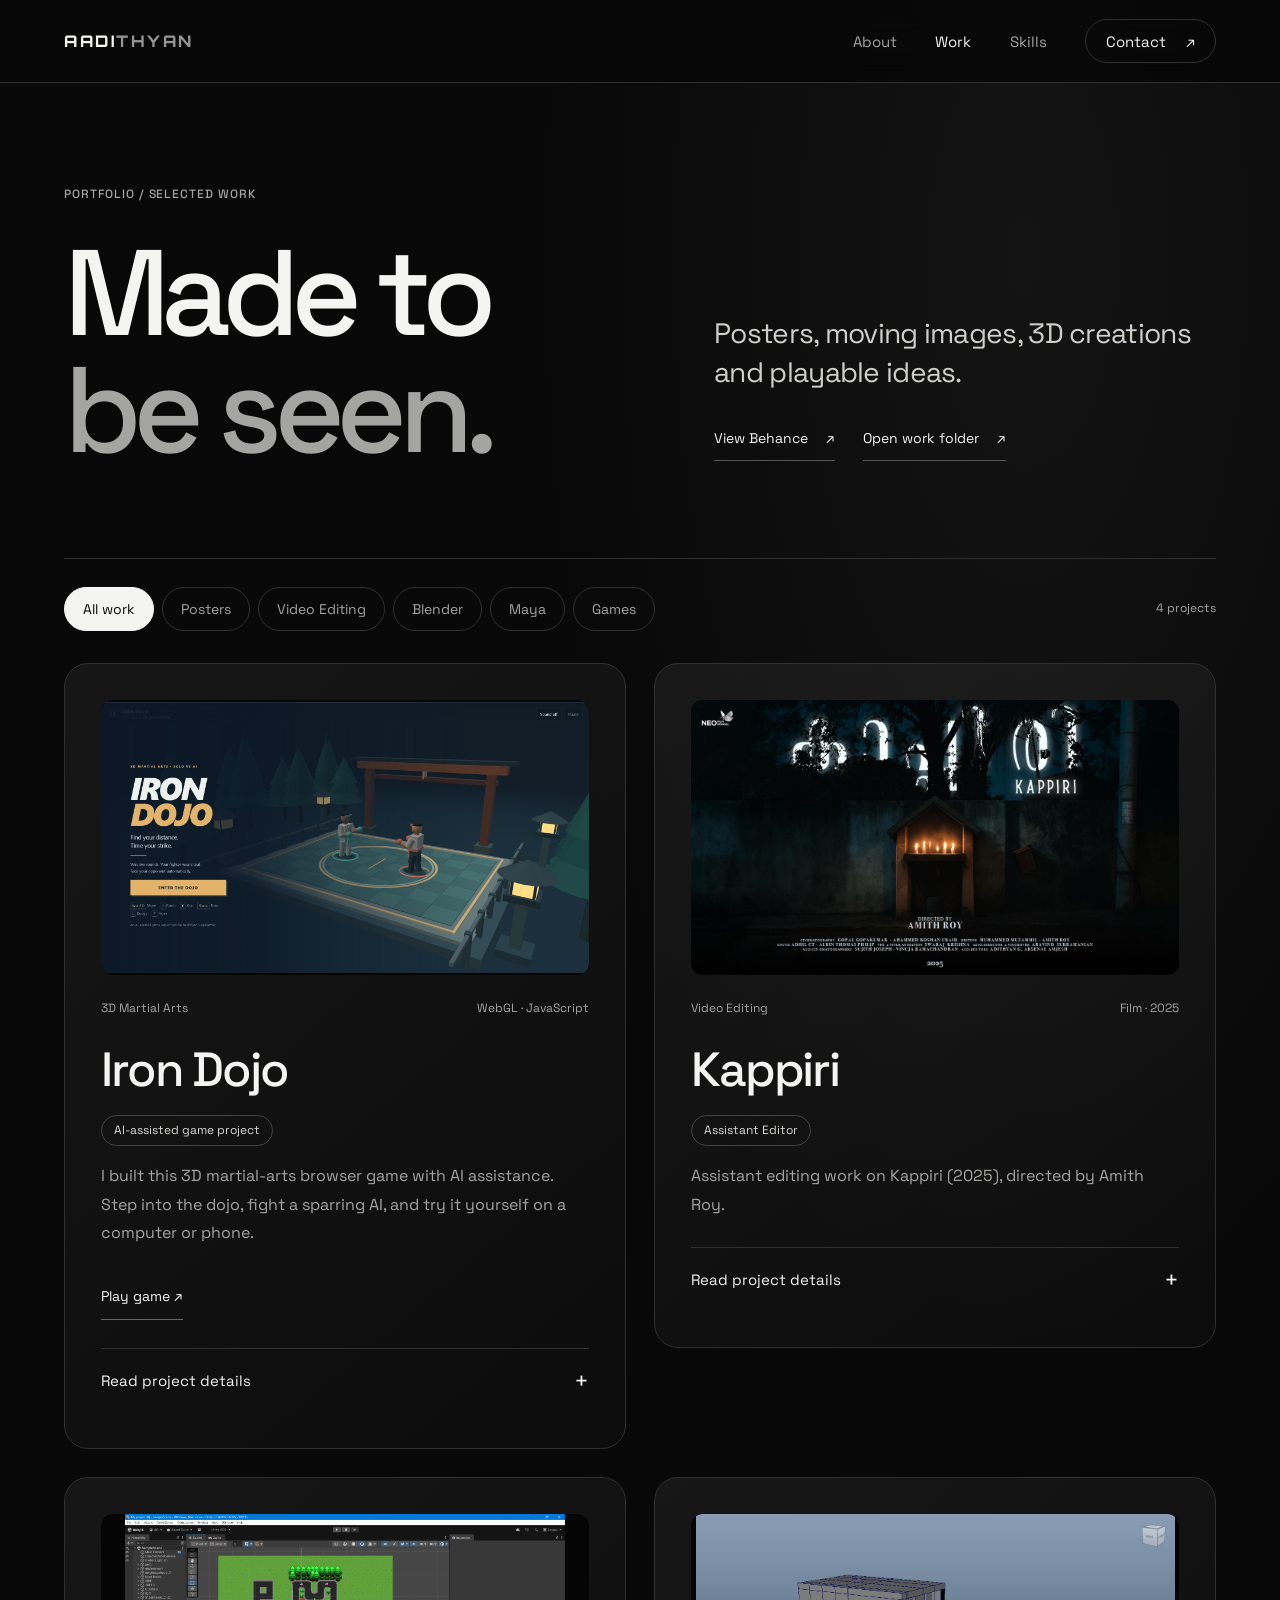
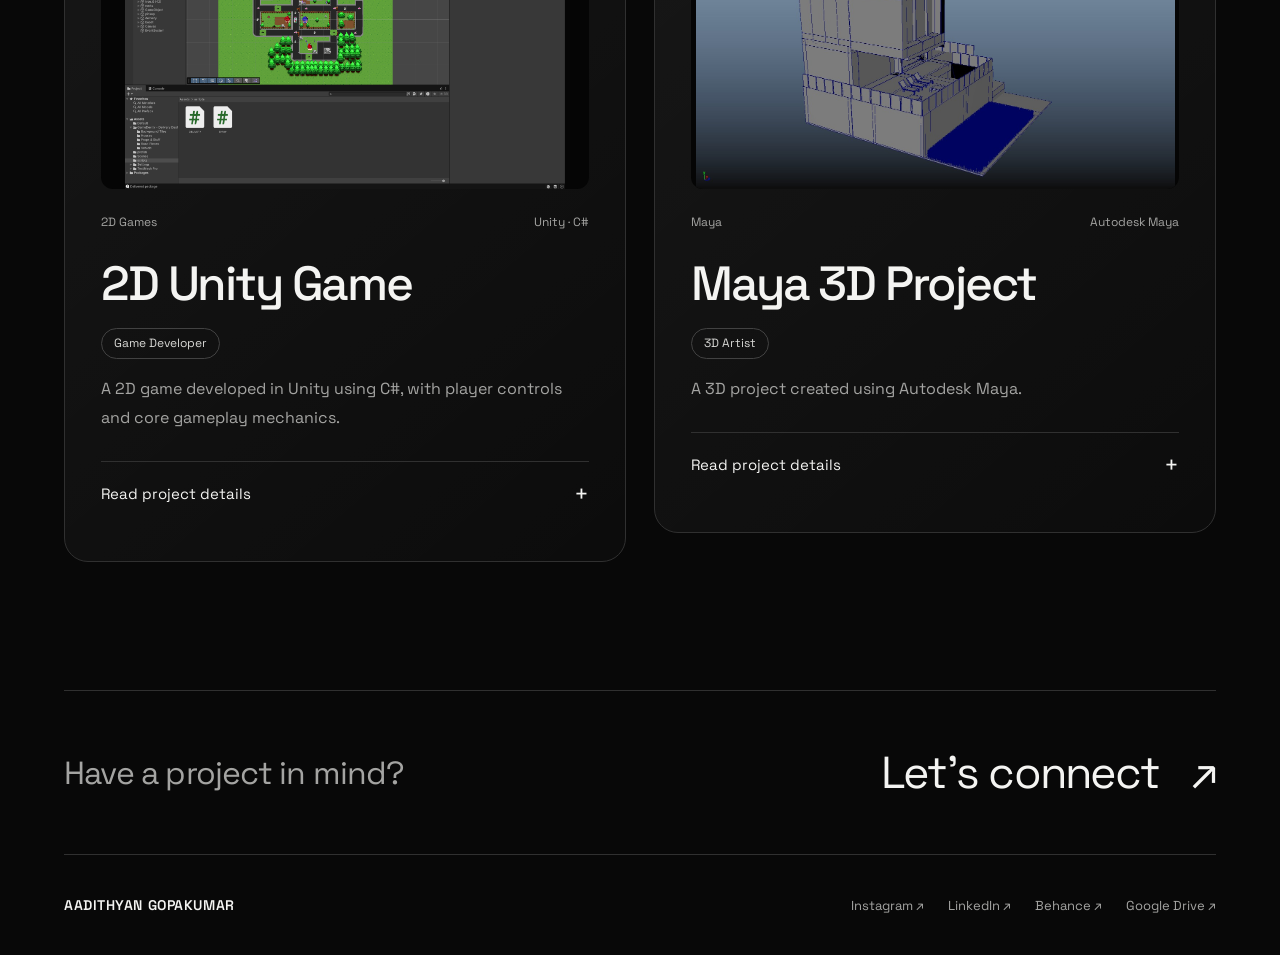
<file: works.html>
<!DOCTYPE html>
<html lang="en">
<head>
  <meta charset="UTF-8">
  <meta name="viewport" content="width=device-width, initial-scale=1">
  <meta name="color-scheme" content="dark">
  <meta name="theme-color" content="#080808">
  <meta name="description" content="Explore Aadithyan Gopakumar’s video editing, posters, Blender and Maya creations, and 2D game projects.">
  <title>Work — Aadithyan Gopakumar</title>
  <link rel="preconnect" href="https://fonts.googleapis.com">
  <link rel="preconnect" href="https://fonts.gstatic.com" crossorigin>
  <link href="https://fonts.googleapis.com/css2?family=Orbitron:wght@700;800&amp;family=Space+Grotesk:wght@400;500;600;700&amp;display=swap" rel="stylesheet">
  <link rel="stylesheet" href="styles.css">
  <script src="content.js" defer></script>
  <script src="script.js" defer></script>
</head>
<body class="work-page">
  <a class="skip-link" href="#main">Skip to content</a>
  <header class="site-header" id="header">
    <nav class="navigation wrap" aria-label="Main navigation">
      <a class="wordmark" href="./index.html#top" aria-label="Aadithyan, home">AADI<span>THYAN</span></a>
      <button class="menu-toggle" type="button" aria-expanded="false" aria-controls="nav-links" hidden>Menu <span aria-hidden="true">+</span></button>
      <div class="nav-links" id="nav-links">
        <a href="./index.html#about">About</a>
        <a href="./works.html" aria-current="page">Work</a>
        <a href="./index.html#skills">Skills</a>
        <a class="nav-contact" href="./index.html#contact">Contact <span aria-hidden="true">↗</span></a>
      </div>
    </nav>
    <div class="reading-progress" aria-hidden="true"></div>
  </header>
  <main class="works-main wrap" id="main">
    <section class="works-intro" aria-labelledby="work-title">
      <p class="section-index">Portfolio / Selected work</p>
      <div class="works-intro-layout"><h1 id="work-title">Made to<br><span>be seen.</span></h1><div><p>Posters, moving images, 3D creations and playable ideas.</p><div class="work-source-links"><a data-social-label="Behance" href="https://www.behance.net/aadigopakumar" target="_blank" rel="noopener noreferrer">View Behance <span aria-hidden="true">↗</span></a><a data-social-label="Google Drive" href="https://drive.google.com/drive/folders/1woQAnirxjFxdm8iiiZuDEkIQVixj_ak1?usp=sharing" target="_blank" rel="noopener noreferrer">Open work folder <span aria-hidden="true">↗</span></a></div></div></div>
    </section>
    <section class="work-collection" aria-label="Work gallery">
      <div class="gallery-toolbar"><div class="work-filters" id="work-filters" role="group" aria-label="Filter work by category" hidden></div><p class="gallery-status" id="gallery-status" role="status" aria-live="polite"></p></div>
      <div class="project-grid work-grid" id="project-grid" data-gallery-mode="all">
        <article class="project"><a class="project-image-link" href="./assets/work/kappiri-2025.jpg" target="_blank" rel="noopener noreferrer"><img src="./assets/work/kappiri-2025.jpg" alt="Kappiri film poster" width="1280" height="720"></a><div class="project-meta"><span>Video Editing</span><span>Assistant Editor · 2025</span></div><h2>Kappiri</h2><p class="project-description">Assistant editing work on Kappiri, directed by Amith Roy.</p></article>
        <article class="project"><div class="project-meta"><span>2D Games</span><span>Unity · C#</span></div><h2>2D Game Prototype</h2><p class="project-description">A basic 2D game developed as part of a structured Unity course.</p><details class="project-details"><summary>Read project details <span aria-hidden="true">+</span></summary><div class="project-detail-body"><p class="project-description">Implemented basic gameplay mechanics and gained practical experience with the Unity environment and C#.</p></div></details></article>
      </div>
      <div class="work-empty gallery-empty" id="work-empty" hidden><p class="small-label" id="empty-category">Collection</p><h2 id="empty-title">More work is on the way.</h2><p id="empty-description">New work will appear here as the collection grows.</p></div>
      <noscript><p class="no-script-note">All published projects are shown above. Enable JavaScript to use category filters and full-size image previews.</p></noscript>
    </section>
    <section class="work-end reveal" aria-label="Contact"><p>Have a project in mind?</p><a href="mailto:aadithyangopakumar@gmail.com" data-email-link>Let’s connect <span aria-hidden="true">↗</span></a></section>
  </main>
  <footer class="footer wrap"><a class="footer-name" href="./index.html#top">AADITHYAN GOPAKUMAR</a><div class="footer-socials" data-social-links><a href="https://www.instagram.com/row_650_/" target="_blank" rel="noopener noreferrer">Instagram ↗</a><a href="https://www.linkedin.com/in/aadithyan-gopakumar-87661338a/" target="_blank" rel="noopener noreferrer">LinkedIn ↗</a><a href="https://www.behance.net/aadigopakumar" target="_blank" rel="noopener noreferrer">Behance ↗</a><a href="https://drive.google.com/drive/folders/1woQAnirxjFxdm8iiiZuDEkIQVixj_ak1?usp=sharing" target="_blank" rel="noopener noreferrer">Google Drive ↗</a></div></footer>
</body>
</html>
</file>
<file: styles.css>
/* COLOURS: edit these values to change the website theme. */
:root {
  --bg: #080808;
  --surface: #101010;
  --text: #f4f4f2;
  --muted: #a4a4a2;
  --accent: #f4f4f2;
  --line: #303030;
  --max-width: 1320px;
  --gutter: clamp(20px, 5vw, 80px);
  --ease: cubic-bezier(.22, 1, .36, 1);
  color-scheme: dark;
}
* { box-sizing: border-box; }
html { scroll-behavior: smooth; scroll-padding-top: 100px; }
body { margin: 0; background: radial-gradient(ellipse at 80% 10%, #141414 0, transparent 34%), var(--bg); color: var(--text); font-family: "Space Grotesk", Arial, sans-serif; -webkit-font-smoothing: antialiased; }
::selection { color: var(--bg); background: var(--text); }
a { color: inherit; text-decoration: none; }
button { font: inherit; color: inherit; cursor: pointer; }
p, h1, h2, h3 { margin: 0; }
button, a, summary { -webkit-tap-highlight-color: transparent; }
button:focus-visible, a:focus-visible, summary:focus-visible { outline: 2px solid var(--text); outline-offset: 6px; }
img { display: block; max-width: 100%; }
[hidden] { display: none !important; }
.wrap { width: min(var(--max-width), calc(100% - var(--gutter) * 2)); margin-inline: auto; }
.skip-link { position: fixed; top: 12px; left: 12px; z-index: 100; padding: 16px; background: var(--text); color: var(--bg); transform: translateY(-200%); }
.skip-link:focus { transform: translateY(0); }
.site-header { position: sticky; top: 0; z-index: 20; background: rgba(8, 8, 8, .94); border-bottom: 1px solid var(--line); backdrop-filter: blur(18px); }
.navigation { min-height: 82px; display: flex; align-items: center; justify-content: space-between; gap: 28px; }
.wordmark { display: inline-flex; align-items: center; min-height: 44px; font-family: "Orbitron", "Space Grotesk", sans-serif; font-size: 16px; font-weight: 800; letter-spacing: .16em; }
.wordmark span { color: #949494; }
.nav-links { display: flex; align-items: center; gap: clamp(20px, 3vw, 42px); }
.nav-links a { display: inline-flex; align-items: center; min-height: 44px; color: var(--muted); font-size: 15px; transition: color .2s; }
.nav-links a:hover, .nav-links a[aria-current="page"] { color: var(--text); }
.nav-links .nav-contact { color: var(--text); gap: 20px; border: 1px solid var(--line); border-radius: 100px; padding: 10px 20px; }
.menu-toggle { display: none; min-height: 44px; background: none; border: 1px solid var(--line); border-radius: 100px; padding: 8px 14px; gap: 20px; align-items: center; }
.reading-progress { position: absolute; left: 0; right: 0; bottom: -1px; height: 1px; background: var(--text); transform: scaleX(0); transform-origin: left; }
.hero { padding-top: 24px; }
.hero-layout { display: grid; grid-template-columns: 1fr; align-items: center; min-height: calc(100svh - 208px); }
.hero-layout.has-scene { grid-template-columns: 1.04fr .96fr; }
.hero-layout.has-portrait { grid-template-columns: minmax(0, 1.05fr) minmax(310px, .78fr); gap: clamp(36px, 6vw, 92px); }
.hero-copy { position: relative; z-index: 2; padding-block: 40px; }
.hero-name { margin-bottom: 16px; color: #f4f4f2; font-family: "Orbitron", "Space Grotesk", sans-serif; font-size: 12px; font-weight: 700; line-height: 1.5; letter-spacing: .16em; text-transform: uppercase; }
.role-label { display: inline-flex; align-items: center; flex-wrap: wrap; gap: 10px; border: 1px solid var(--line); border-radius: 100px; padding: 10px 15px; color: #d7d7d5; font-size: 14px; line-height: 1.5; background: rgba(255,255,255,.035); }
.role-label span { color: #777; }
.hero-title { max-width: 8.9ch; font-size: clamp(3.25rem, 7.15vw, 7.2rem); font-weight: 600; line-height: .98; letter-spacing: -.065em; margin-block: 28px; }
.hero-title em { font-style: normal; color: #bcbcbc; background: linear-gradient(110deg, #ffffff 15%, #bcbcbc 55%, #777777 100%); background-clip: text; -webkit-background-clip: text; -webkit-text-fill-color: transparent; }
.hero-title, .section-title, .about-lead, .contact-layout h2 { overflow-wrap: anywhere; }
.intro { font-size: clamp(1rem, 1.4vw, 1.125rem); line-height: 1.75; color: var(--muted); max-width: 520px; }
.hero-actions { display: flex; flex-wrap: wrap; gap: 14px; margin-top: 32px; }
.button { display: inline-flex; align-items: center; justify-content: space-between; gap: 28px; min-height: 54px; padding: 16px 24px; font-size: 15px; font-weight: 500; border: 1px solid transparent; border-radius: 100px; transition: transform .25s var(--ease), background .25s; }
.button-light { background: var(--accent); color: var(--bg); box-shadow: 0 8px 30px rgba(255,255,255,.06); }
.button-light:hover { background: #d7d7d5; transform: translateY(-3px); }
.button-outline { border-color: var(--line); background: rgba(255,255,255,.025); }
.button-outline:hover { background: rgba(255,255,255,.08); }
.hero-visual { position: relative; height: clamp(450px, 70svh, 720px); min-width: 0; isolation: isolate; }
#webgl { display: block; width: 100%; height: 100%; }
.visual-caption { position: absolute; bottom: 0; left: 0; right: 0; display: flex; justify-content: space-between; align-items: center; flex-wrap: wrap; gap: 8px 16px; font-size: 12px; color: var(--muted); }
.hero-portrait { position: relative; z-index: 1; width: min(100%, 470px); justify-self: end; animation: portrait-in .9s var(--ease) .12s both; }
.hero-portrait::before { content: ""; position: absolute; inset: 8% -8% -6% 12%; z-index: -1; border-radius: 50%; background: radial-gradient(circle, rgba(255,255,255,.12), transparent 68%); filter: blur(24px); }
.portrait-frame { position: relative; overflow: hidden; aspect-ratio: 3 / 4; border: 1px solid #3a3a3a; border-radius: 28px; background: #111; box-shadow: 0 28px 80px rgba(0,0,0,.45); }
.portrait-frame::after { content: ""; position: absolute; inset: 0; background: linear-gradient(180deg, transparent 62%, rgba(8,8,8,.35)); pointer-events: none; }
.portrait-frame img { width: 100%; height: 100%; object-fit: cover; object-position: center 40%; filter: saturate(.88) contrast(1.03); }
.portrait-caption { display: flex; justify-content: space-between; gap: 16px; margin-top: 14px; color: var(--muted); font-size: 12px; line-height: 1.5; }
.hero-bottom { display: flex; justify-content: space-between; align-items: center; gap: 20px; padding: 20px 0; border-top: 1px solid var(--line); color: var(--muted); font-size: 12px; line-height: 1.8; }
.hero-bottom p span { color: #777; margin-inline: 8px; }
.hero-bottom a { display: flex; gap: 24px; align-items: center; min-height: 44px; color: var(--text); font-size: 14px; }
.section { padding-block: clamp(76px, 8.5vw, 124px); }
.section-top { display: flex; justify-content: space-between; gap: 24px; margin-bottom: 28px; }
.section-index { color: var(--muted); font-size: 12px; font-weight: 500; letter-spacing: .08em; text-transform: uppercase; line-height: 1.5; }
.section-aside { color: var(--muted); font-size: 14px; line-height: 1.5; }
.section-title { font-size: clamp(2.7rem, 5.6vw, 5.5rem); line-height: 1.08; letter-spacing: -.06em; font-weight: 500; }
.section-title span { color: var(--muted); }
.small-label { font-size: 12px; text-transform: uppercase; letter-spacing: .09em; color: var(--muted); margin-bottom: 24px; }
.section-about { border-block: 1px solid var(--line); background: var(--surface); }
.about-layout { display: grid; grid-template-columns: 1fr 1fr; gap: clamp(40px, 8vw, 120px); }
.about-layout .section-title { margin-top: 28px; }
.about-copy { max-width: 560px; }
.about-copy .about-lead { font-size: clamp(1.9rem, 3.4vw, 3.35rem); color: var(--text); line-height: 1.15; letter-spacing: -.04em; margin: 0 0 28px; }
.about-copy p { color: var(--muted); font-size: 16px; line-height: 1.8; margin-top: 20px; }
.text-link { display: inline-flex; align-items: center; gap: 32px; min-height: 48px; margin-top: 24px; font-size: 14px; border-bottom: 1px solid #666; }
.background-grid { display: grid; grid-template-columns: 1fr 1fr; gap: clamp(32px, 7vw, 100px); margin-top: 64px; padding-top: 48px; border-top: 1px solid var(--line); }
.background-block { min-width: 0; }
.background-block h3 { font-size: clamp(1.5rem, 2.4vw, 2.1rem); line-height: 1.25; letter-spacing: -.035em; font-weight: 500; }
.background-block .background-meta { font-size: 14px; color: var(--muted); margin: 16px 0 24px; line-height: 1.6; }
.background-meta span { margin-inline: 8px; }
.background-block > p:not(.small-label) { font-size: 16px; color: var(--muted); line-height: 1.7; }
.education-history { display: flex; flex-wrap: wrap; gap: 16px 40px; margin-top: 28px; color: var(--muted); font-size: 14px; line-height: 1.8; }
.education-history strong { font-weight: 400; color: var(--text); }
.content-list { padding-left: 20px; margin: 16px 0 0; color: var(--muted); font-size: 16px; line-height: 1.8; }
.content-list li + li { margin-top: 8px; }
.project-grid { display: grid; grid-template-columns: 1fr 1fr; gap: 28px; margin-top: 44px; }
.project-grid.single-project { grid-template-columns: 1fr; }
.project { min-width: 0; padding: clamp(24px, 4vw, 48px); border: 1px solid var(--line); border-radius: 24px; background: linear-gradient(140deg, rgba(255,255,255,.06), rgba(255,255,255,.015)); }
.project-image-link { position: relative; display: block; width: 100%; padding: 0; border: 0; overflow: hidden; background: #050505; border-radius: 12px; margin-bottom: 24px; text-align: left; }
.project img { width: 100%; height: auto; aspect-ratio: 16 / 9; object-fit: contain; transition: opacity .35s var(--ease); }
.project-image-link:hover img { opacity: .88; }
.project-meta { display: flex; justify-content: space-between; flex-wrap: wrap; gap: 8px 16px; color: var(--muted); font-size: 12px; line-height: 1.5; }
.project h2, .project h3 { font-size: clamp(1.75rem, 3.8vw, 3rem); line-height: 1.2; margin-top: 24px; letter-spacing: -.045em; font-weight: 500; }
.project h3 a { display: inline-block; padding-block: 6px; }
.project-description { color: var(--muted); font-size: 16px; line-height: 1.8; margin-top: 16px; max-width: 72ch; }
.project-media-note { min-height: 100px; display: flex; align-items: center; padding: 24px; font-size: 14px; color: var(--muted); background: var(--surface); }
.project-details { border-top: 1px solid var(--line); margin-top: 28px; }
.project-details summary { display: flex; justify-content: space-between; align-items: center; gap: 24px; min-height: 58px; padding: 16px 0; cursor: pointer; list-style: none; font-size: 15px; }
.project-details summary::-webkit-details-marker { display: none; }
.project-details summary span { font-size: 24px; font-weight: 400; transition: transform .2s; }
.project-details[open] summary span { transform: rotate(45deg); }
.project-detail-body { padding-top: 20px; border-top: 1px solid var(--line); }
.project-detail-body .small-label { margin-bottom: 16px; }
.project-actions { display: flex; flex-wrap: wrap; gap: 16px 32px; }
.work-empty { margin-top: 44px; padding: 36px; border: 1px solid var(--line); border-radius: 24px; display: grid; grid-template-columns: 1fr 1fr; gap: 32px; }
.work-empty h3 { font-size: 2rem; line-height: 1.25; letter-spacing: -.04em; font-weight: 400; }
.work-empty-copy { color: var(--muted); font-size: 16px; line-height: 1.7; align-self: end; }
.section-skills { border-top: 1px solid var(--line); }
.skill-grid { display: grid; grid-template-columns: 1fr 1fr; gap: 24px; margin-top: 44px; }
.skill-card { padding: clamp(24px, 3.5vw, 40px); background: var(--surface); border: 1px solid var(--line); border-radius: 24px; }
.skill-card h3 { font-size: clamp(1.5rem, 2.4vw, 2.3rem); line-height: 1.25; font-weight: 500; letter-spacing: -.04em; }
.skill-card > p:not(.small-label) { margin-top: 20px; font-size: 16px; line-height: 1.75; color: var(--muted); }
.skill-pills { display: flex; flex-wrap: wrap; gap: 10px; margin-top: 28px; }
.skill-pills span { border: 1px solid #3b3b3b; border-radius: 100px; padding: 9px 14px; color: #c0c0bd; font-size: 14px; line-height: 1.5; }
.working-style { margin-top: 40px; padding-top: 32px; border-top: 1px solid var(--line); }
.working-style .small-label { margin-bottom: 0; }
.section-contact { background: var(--surface); border-block: 1px solid var(--line); }
.contact-layout { display: grid; grid-template-columns: 1.1fr 1fr; gap: 48px; align-items: end; margin-top: 36px; }
.contact-layout h2 { font-size: clamp(4rem, 10vw, 10rem); line-height: .98; letter-spacing: -.065em; font-weight: 500; }
.contact-layout h2 span { color: var(--muted); }
.contact-side { justify-self: end; padding-bottom: 8px; max-width: 100%; min-width: 0; }
.contact-side > p { color: var(--muted); font-size: 16px; line-height: 1.6; margin-bottom: 24px; }
.contact-email, .phone-link { display: block; width: fit-content; max-width: 100%; overflow-wrap: anywhere; min-height: 44px; padding-block: 10px; line-height: 1.6; }
.contact-email { margin-top: 24px; font-size: clamp(1rem, 1.5vw, 1.15rem); }
.phone-link { font-size: 16px; color: var(--muted); }
.contact-side .contact-location { font-size: 14px; margin: 12px 0 24px; }
.contact-links, #extra-socials { display: flex; flex-wrap: wrap; gap: 8px 24px; }
.contact-links a { display: inline-flex; align-items: center; min-height: 44px; gap: 12px; font-size: 14px; text-decoration: underline; text-underline-offset: 5px; }
.footer { display: flex; justify-content: space-between; align-items: center; flex-wrap: wrap; gap: 16px 32px; padding-block: 28px; font-size: 12px; color: var(--muted); }
.footer a { display: flex; gap: 24px; align-items: center; min-height: 44px; font-size: 14px; }
.footer .footer-name { font-size: 14px; letter-spacing: .04em; color: var(--text); font-weight: 600; }
.reveal.is-pending { opacity: 0; transform: translateY(24px); }
.reveal { transition: opacity .75s var(--ease), transform .75s var(--ease); }

/* Work collections: usable on phones, with full images kept inside their frames. */
.collection-shortcuts { display: flex; flex-wrap: wrap; gap: 8px; margin-top: 28px; }
.collection-shortcuts a, .filter-button { display: inline-flex; align-items: center; justify-content: center; min-height: 44px; padding: 11px 18px; border: 1px solid var(--line); border-radius: 100px; background: transparent; color: var(--muted); font-size: 14px; line-height: 1.4; transition: color .2s, background .2s, border-color .2s; }
.collection-shortcuts a:hover, .filter-button:hover { color: var(--text); background: #1c1c1c; border-color: #666; }
.filter-button[aria-pressed="true"] { background: var(--text); border-color: var(--text); color: var(--bg); }
.section-top .text-link { margin-top: 0; align-self: start; }
.project-role { display: inline-block; margin-top: 16px; font-size: 12px; line-height: 1.6; color: #d8d8d5; border: 1px solid #424242; border-radius: 100px; padding: 5px 12px; }
.image-preview-hint { position: absolute; right: 12px; bottom: 12px; padding: 9px 13px; border: 1px solid #555; border-radius: 100px; background: rgba(8,8,8,.92); color: var(--text); font-size: 12px; pointer-events: none; opacity: 0; transform: translateY(6px); transition: opacity .25s, transform .25s var(--ease); }
.project-image-link:hover .image-preview-hint, .project-image-link:focus-visible .image-preview-hint { opacity: 1; transform: none; }
.project-image-link:disabled { cursor: default; }
.project-image-link:disabled .image-preview-hint { display: none; }
.project-thumbnails { display: grid; grid-template-columns: repeat(auto-fit, minmax(100px, 1fr)); gap: 12px; margin-top: 24px; }
.project-thumbnail { padding: 0; border: 1px solid var(--line); border-radius: 8px; overflow: hidden; background: #050505; }
.project-thumbnail img { aspect-ratio: 4 / 3; }
.collection-posters > .project-image-link img { aspect-ratio: 4 / 5; }
.project-video { display: block; width: 100%; max-height: 70svh; margin-top: 24px; background: #000; border-radius: 8px; }
.project-details[open] .project-detail-body { animation: detail-in .3s var(--ease); }
.works-main { padding-top: clamp(52px, 8vw, 112px); }
.works-intro { animation: page-in .9s var(--ease) both; }
.works-intro-layout { display: grid; grid-template-columns: 1.2fr 1fr; align-items: end; gap: 48px; margin-top: 32px; }
.works-intro h1 { font-size: clamp(4rem, 9.5vw, 9rem); font-weight: 500; line-height: .96; letter-spacing: -.07em; }
.works-intro h1 span { color: var(--muted); }
.works-intro-layout > div { padding-bottom: 8px; }
.works-intro-layout > div > p { max-width: 28ch; font-size: clamp(1.2rem, 2.2vw, 2rem); line-height: 1.4; letter-spacing: -.025em; color: #cececb; }
.work-source-links { display: flex; flex-wrap: wrap; gap: 8px 28px; margin-top: 24px; }
.work-source-links a { display: inline-flex; gap: 18px; align-items: center; min-height: 44px; font-size: 14px; border-bottom: 1px solid #555; }
.work-source-links a span, .work-end a span { transition: transform .3s var(--ease); }
.work-source-links a:hover span, .work-end a:hover span { transform: translate(3px, -3px); }
.work-collection { margin-top: clamp(48px, 7vw, 96px); padding-top: 28px; border-top: 1px solid var(--line); }
.gallery-toolbar { display: flex; flex-wrap: wrap; gap: 20px 32px; justify-content: space-between; align-items: center; }
.work-filters { display: flex; flex-wrap: wrap; gap: 8px; }
.gallery-status { color: var(--muted); font-size: 12px; line-height: 1.6; min-height: 20px; }
.work-grid { align-items: start; margin-top: 32px; }
.work-grid .project { padding: clamp(20px, 3vw, 36px); }
.work-grid.single-project { grid-template-columns: minmax(0, 880px); }
.work-grid .text-project { min-height: 350px; }
.gallery-empty { display: block; padding: clamp(28px, 5vw, 64px); background: var(--surface); }
.gallery-empty h2 { max-width: 18ch; font-size: clamp(2rem, 4vw, 3.5rem); line-height: 1.15; letter-spacing: -.045em; font-weight: 500; }
.gallery-empty > p:last-child { max-width: 48ch; margin-top: 20px; color: var(--muted); line-height: 1.7; }
.no-script-note { margin-top: 24px; color: var(--muted); font-size: 14px; line-height: 1.7; }
.work-end { display: flex; flex-wrap: wrap; align-items: center; justify-content: space-between; gap: 24px; margin-top: clamp(64px, 10vw, 144px); padding-block: 48px; border-block: 1px solid var(--line); }
.work-end p { font-size: clamp(1.2rem, 2.5vw, 2rem); color: var(--muted); letter-spacing: -.025em; }
.work-end a { display: flex; gap: 32px; font-size: clamp(1.7rem, 3.5vw, 3rem); letter-spacing: -.04em; line-height: 1.5; }
.footer-socials { display: flex; flex-wrap: wrap; gap: 8px 24px; }
.footer-socials a { font-size: 13px; }
.footer-socials a:hover { color: var(--text); }

/* Native dialog provides Escape, keyboard focus containment and restoration. */
html.viewer-open { overflow: hidden; }
.media-viewer { width: min(1240px, calc(100% - 40px)); max-width: none; max-height: calc(100svh - 40px); margin: auto; padding: 0; border: 1px solid #454545; border-radius: 16px; background: #101010; color: var(--text); overflow: auto; }
.media-viewer[open] { display: grid; grid-template-rows: auto minmax(0, 1fr) auto; animation: page-in .3s var(--ease); }
.media-viewer::backdrop { background: rgba(0,0,0,.92); }
.media-viewer-bar { display: flex; align-items: center; justify-content: space-between; gap: 16px; padding: 12px 24px; border-bottom: 1px solid var(--line); }
.media-viewer-bar h2 { font-size: 17px; font-weight: 500; letter-spacing: -.015em; }
.viewer-close, .viewer-step { min-height: 44px; padding: 10px 14px; border: 1px solid var(--line); border-radius: 100px; background: transparent; font-size: 14px; }
.viewer-close { flex-shrink: 0; }
.viewer-close:hover, .viewer-step:hover { background: #282828; }
.media-viewer-stage { position: relative; display: grid; place-items: center; min-width: 0; min-height: 120px; padding: 12px; background: #050505; }
.media-viewer-image { width: auto; max-width: 100%; height: auto; max-height: calc(100svh - 210px); object-fit: contain; }
.media-viewer-status { position: absolute; inset: auto 12px 12px; width: fit-content; max-width: calc(100% - 24px); margin: auto; border-radius: 8px; padding: 12px; background: #101010; color: var(--muted); font-size: 14px; }
.media-viewer-status:empty { display: none; }
.media-viewer-controls { display: flex; align-items: center; justify-content: center; gap: 24px; padding: 12px 20px; }
.viewer-counter:empty { display: none; }
.viewer-counter { font-size: 14px; color: var(--muted); }
@keyframes page-in { from { opacity: 0; transform: translateY(18px); } to { opacity: 1; transform: translateY(0); } }
@keyframes detail-in { from { opacity: 0; transform: translateY(-5px); } to { opacity: 1; transform: translateY(0); } }
@keyframes portrait-in { from { opacity: 0; transform: translateY(24px) scale(.98); } to { opacity: 1; transform: none; } }
@media (hover: none) { .image-preview-hint { opacity: 1; transform: none; } }
@media (max-width: 1000px) {
  .visual-caption { justify-content: flex-end; }
  .visual-caption > span { display: none; }
  .hero-title { font-size: clamp(3.1rem, 7.4vw, 5.2rem); }
  .hero-visual { height: 490px; }
  .hero-layout.has-portrait { grid-template-columns: minmax(0, 1fr) minmax(280px, .72fr); gap: 36px; }
  .hero-portrait { width: min(100%, 400px); }
  .contact-layout { gap: 32px; }
}
@media (max-width: 760px) {
  html { scroll-padding-top: 88px; }
  .navigation { min-height: 72px; gap: 12px; flex-wrap: wrap; padding-block: 8px; }
  .wordmark { font-size: 14px; letter-spacing: .1em; }
  .nav-links { gap: 8px 20px; flex-wrap: wrap; justify-content: flex-end; }
  .nav-links a { font-size: 14px; }
  .nav-links .nav-contact { border: 0; padding: 0; gap: 8px; }
  .nav-ready .menu-toggle { display: inline-flex; }
  .nav-ready .nav-links { display: none; }
  .nav-ready.is-menu-open .nav-links { display: flex; flex-basis: 100%; flex-direction: column; align-items: stretch; gap: 0; padding: 12px 0 8px; }
  .nav-ready.is-menu-open .nav-links a { font-size: 18px; justify-content: space-between; padding: 8px 0; min-height: 52px; }
  .hero { padding-top: 8px; }
  .hero-layout, .hero-layout.has-scene, .hero-layout.has-portrait { grid-template-columns: 1fr; min-height: 0; }
  .hero-copy { padding-block: 36px 12px; }
  .hero-name { margin-bottom: 12px; font-size: 11px; }
  .role-label { font-size: 12px; gap: 8px; }
  .hero-title { font-size: clamp(3.25rem, 14vw, 5.5rem); margin-block: 24px; }
  .hero-visual { height: clamp(270px, 80vw, 430px); margin-top: 12px; }
  .hero-portrait { width: min(100%, 390px); justify-self: center; margin-top: 24px; }
  .portrait-frame { border-radius: 22px; }
  .portrait-caption { padding-inline: 2px; }
  .hero-bottom { margin-top: 24px; align-items: flex-start; flex-direction: column; gap: 4px; }
  .hero-bottom p span { margin-inline: 5px; }
  .hero-bottom a { gap: 16px; }
  .section-top { flex-direction: column; gap: 12px; }
  .section-aside { max-width: 280px; }
  .about-layout, .background-grid, .project-grid, .contact-layout, .skill-grid, .work-empty { grid-template-columns: 1fr; }
  .about-layout { gap: 40px; }
  .about-copy { max-width: 100%; }
  .about-copy .about-lead { font-size: clamp(1.9rem, 7vw, 2.8rem); }
  .background-grid { margin-top: 40px; padding-top: 36px; gap: 40px; }
  .project-grid, .skill-grid { margin-top: 32px; }
  .project-details summary { font-size: 14px; }
  .contact-side { justify-self: start; }
  .footer { gap: 8px 24px; }
  .footer p { flex-basis: 100%; order: 3; }
  .works-intro-layout { grid-template-columns: 1fr; gap: 32px; }
  .works-intro h1 { font-size: clamp(4rem, 17vw, 7rem); }
  .works-intro-layout > div > p { max-width: 30ch; }
  .work-source-links { margin-top: 20px; }
  .filter-button, .collection-shortcuts a { font-size: 13px; padding: 10px 14px; }
  .gallery-toolbar { gap: 16px; }
  .gallery-status { width: 100%; }
  .work-grid .text-project { min-height: 0; }
  .work-end { padding-block: 32px; }
  .footer-socials { gap: 0 20px; }
  .media-viewer { width: calc(100% - 16px); max-height: calc(100svh - 16px); border-radius: 12px; }
  .media-viewer-bar { padding: 10px 14px; }
  .media-viewer-stage { padding: 4px; }
  .media-viewer-image { max-height: calc(100svh - 182px); }
  .media-viewer-controls { gap: 16px; padding: 8px 12px; }
}
@media (prefers-reduced-motion: reduce) {
  html { scroll-behavior: auto; }
  *, *::before, *::after { animation: none !important; transition: none !important; }
  .reveal.is-pending { opacity: 1; transform: none; }
  .button-light:hover { transform: none; }
  .project-image-link:hover img { transform: none; }
}
@media (forced-colors: active) {
  .hero-title em { background: none; -webkit-text-fill-color: CanvasText; color: CanvasText; }
}
</file>
